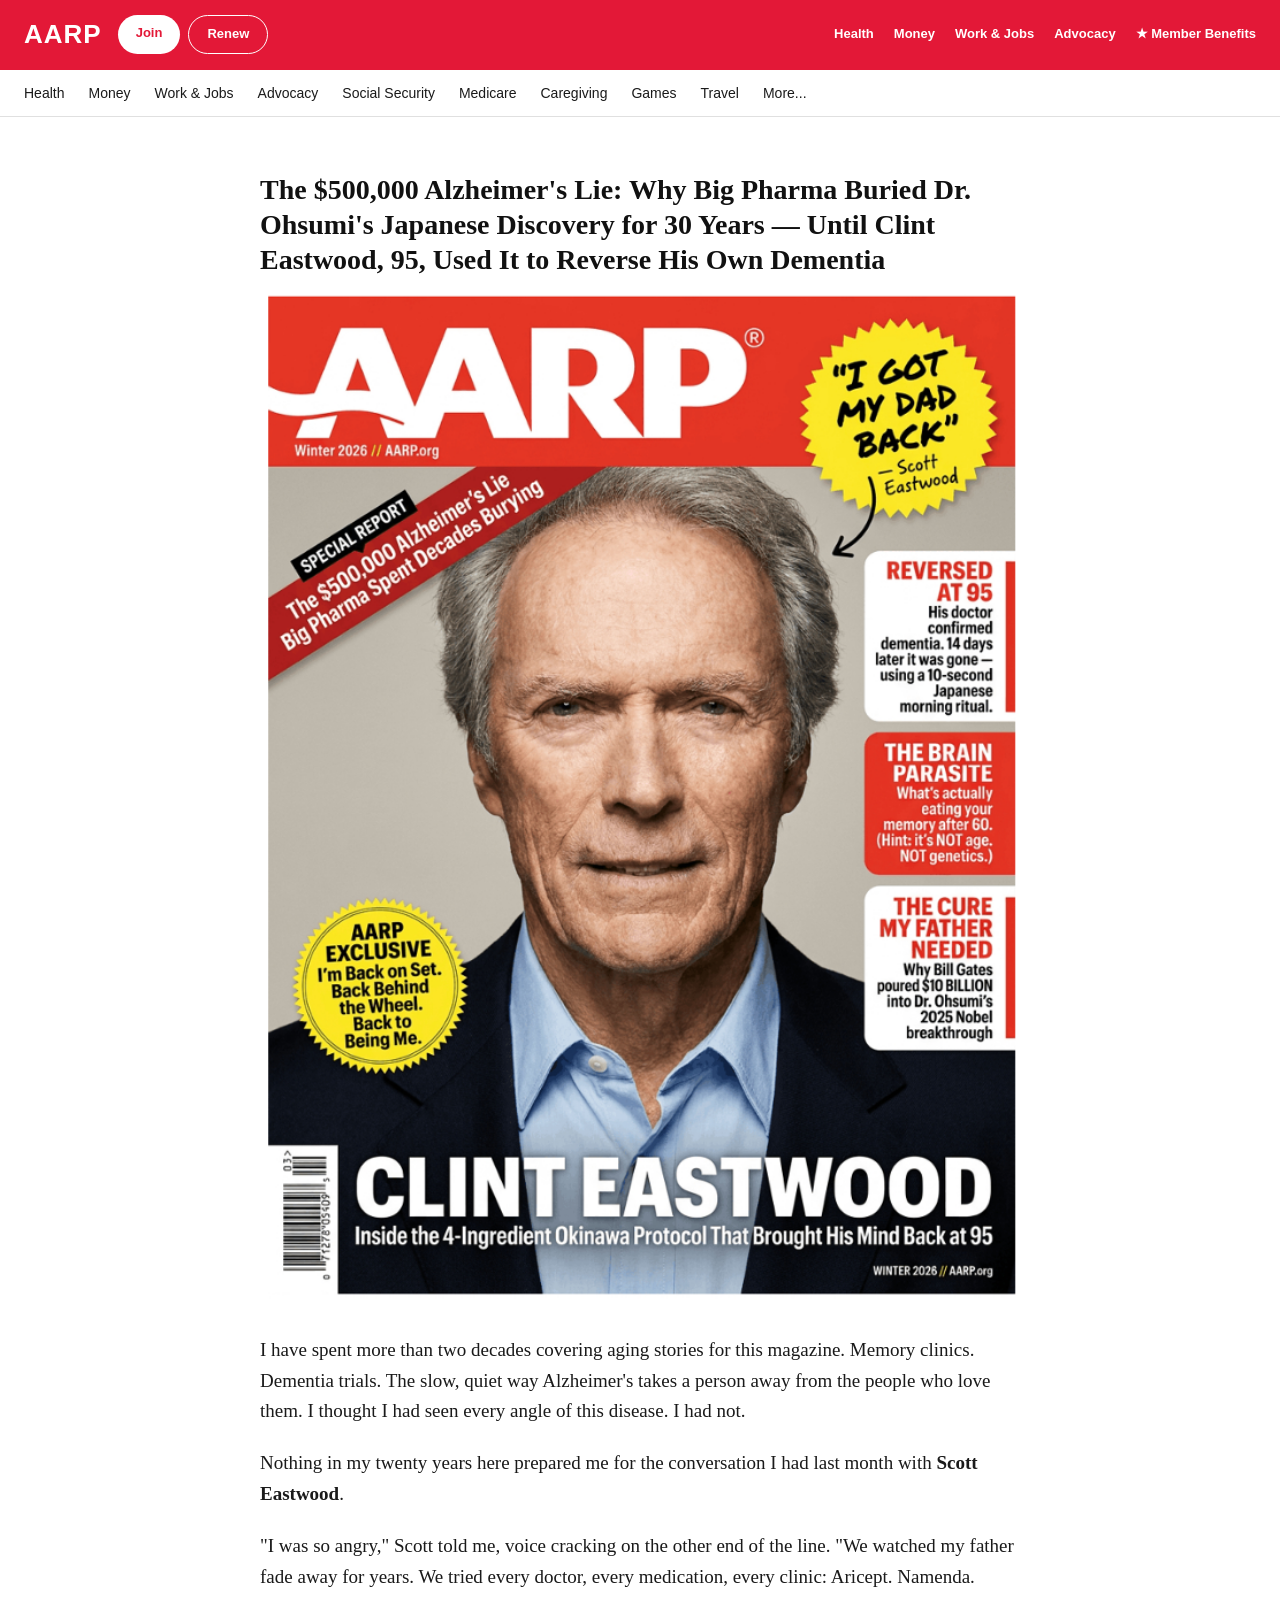
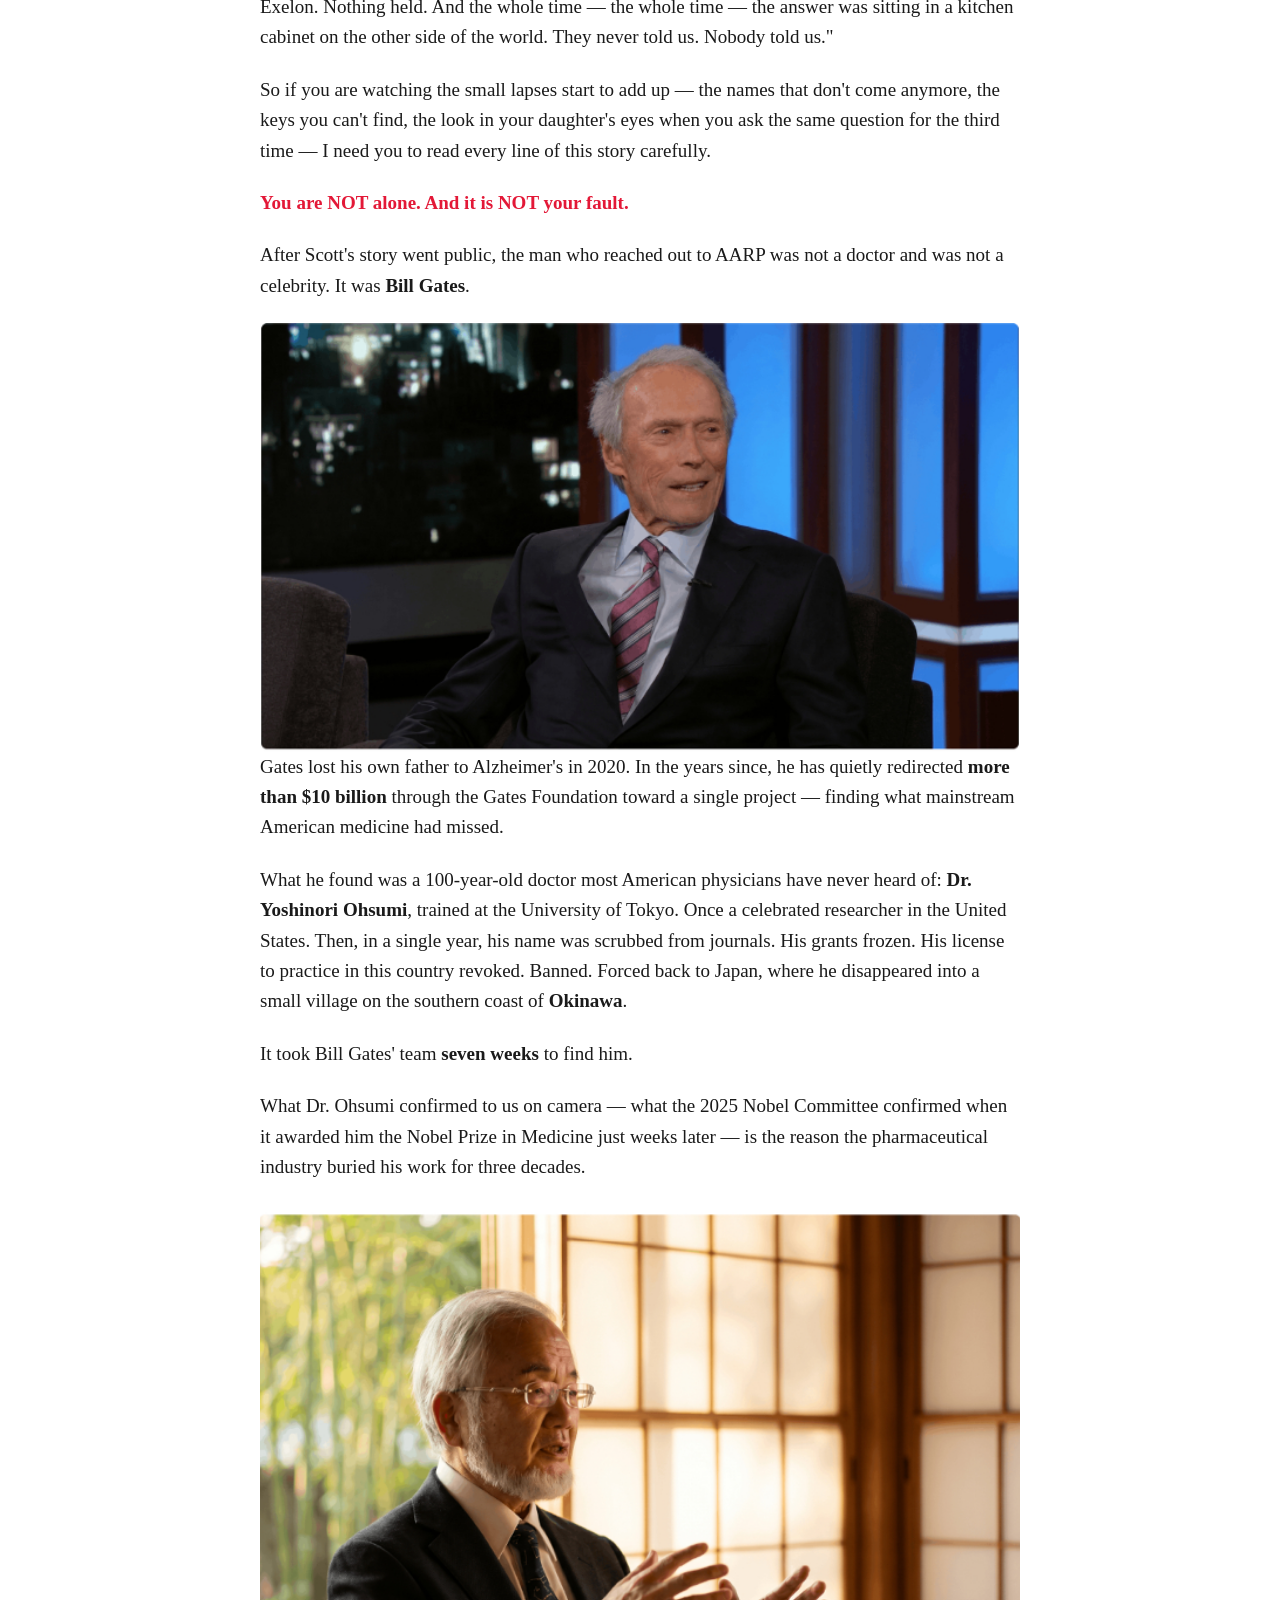
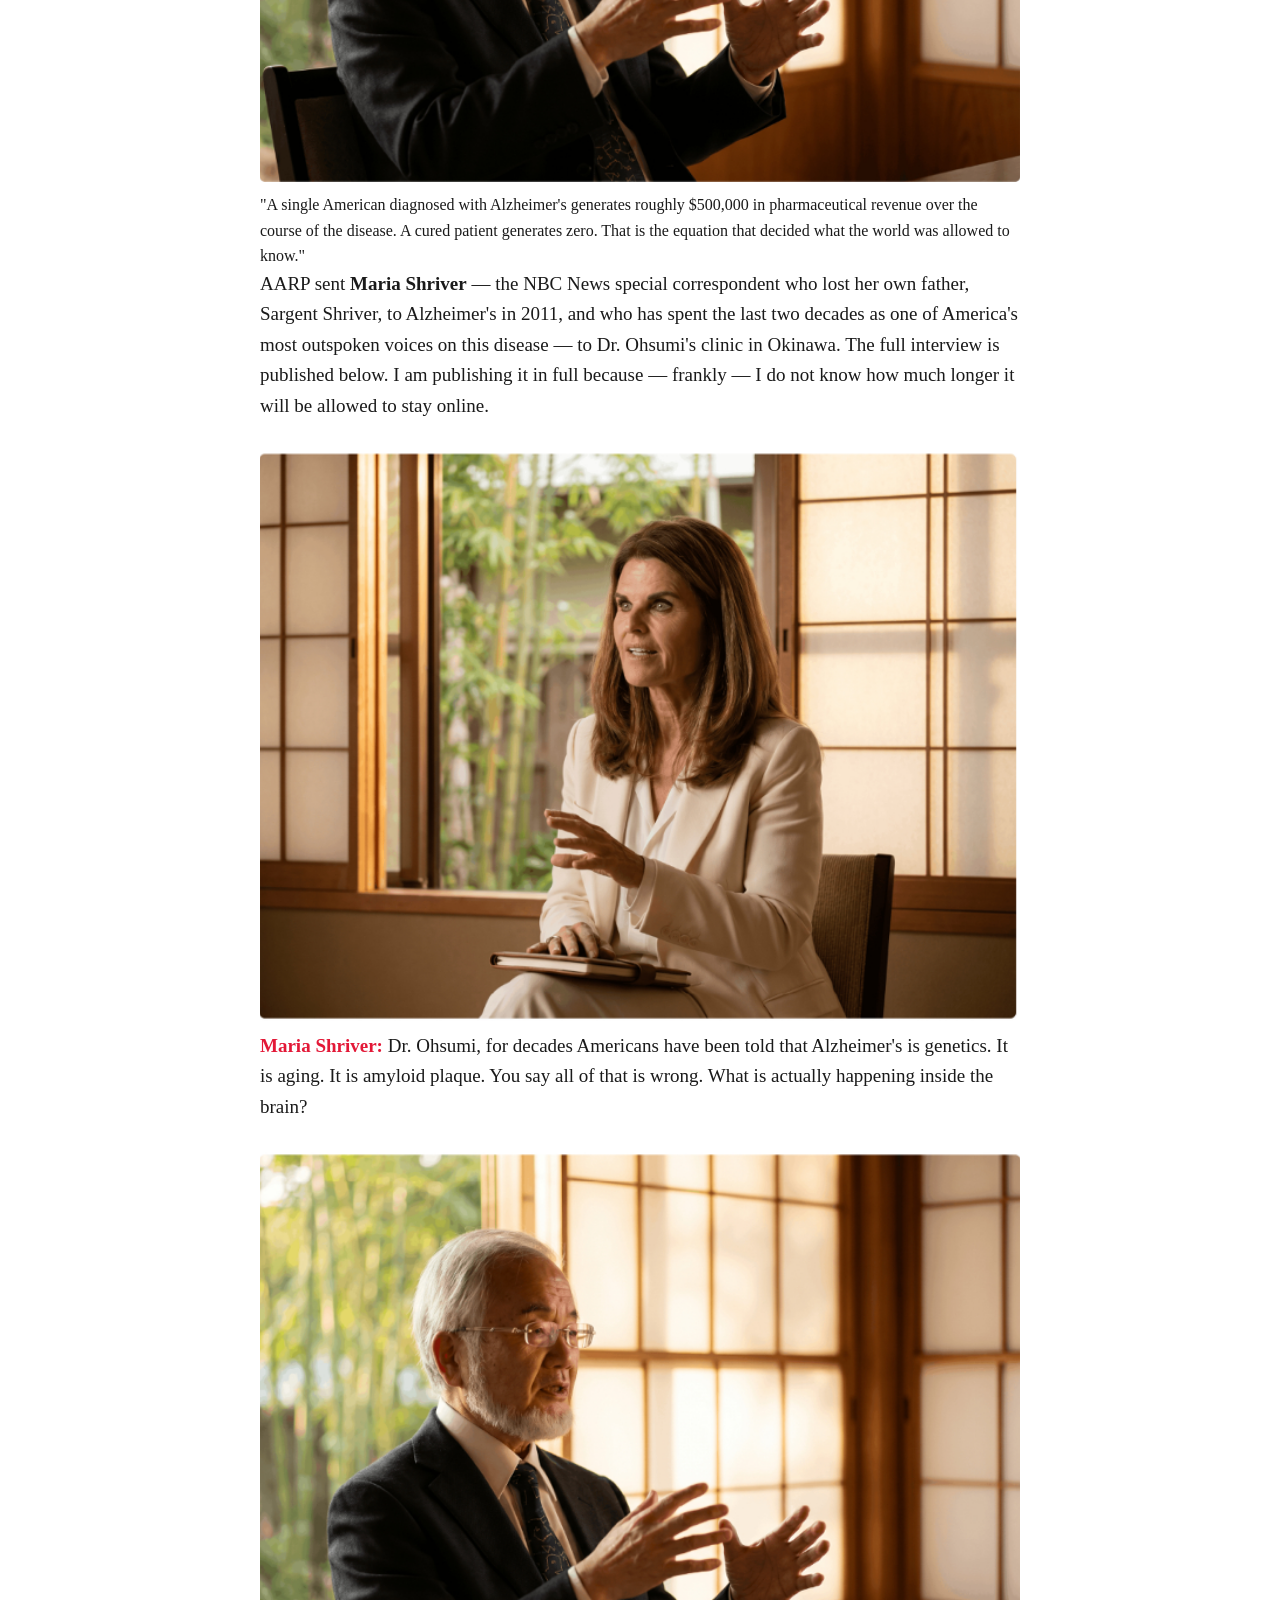
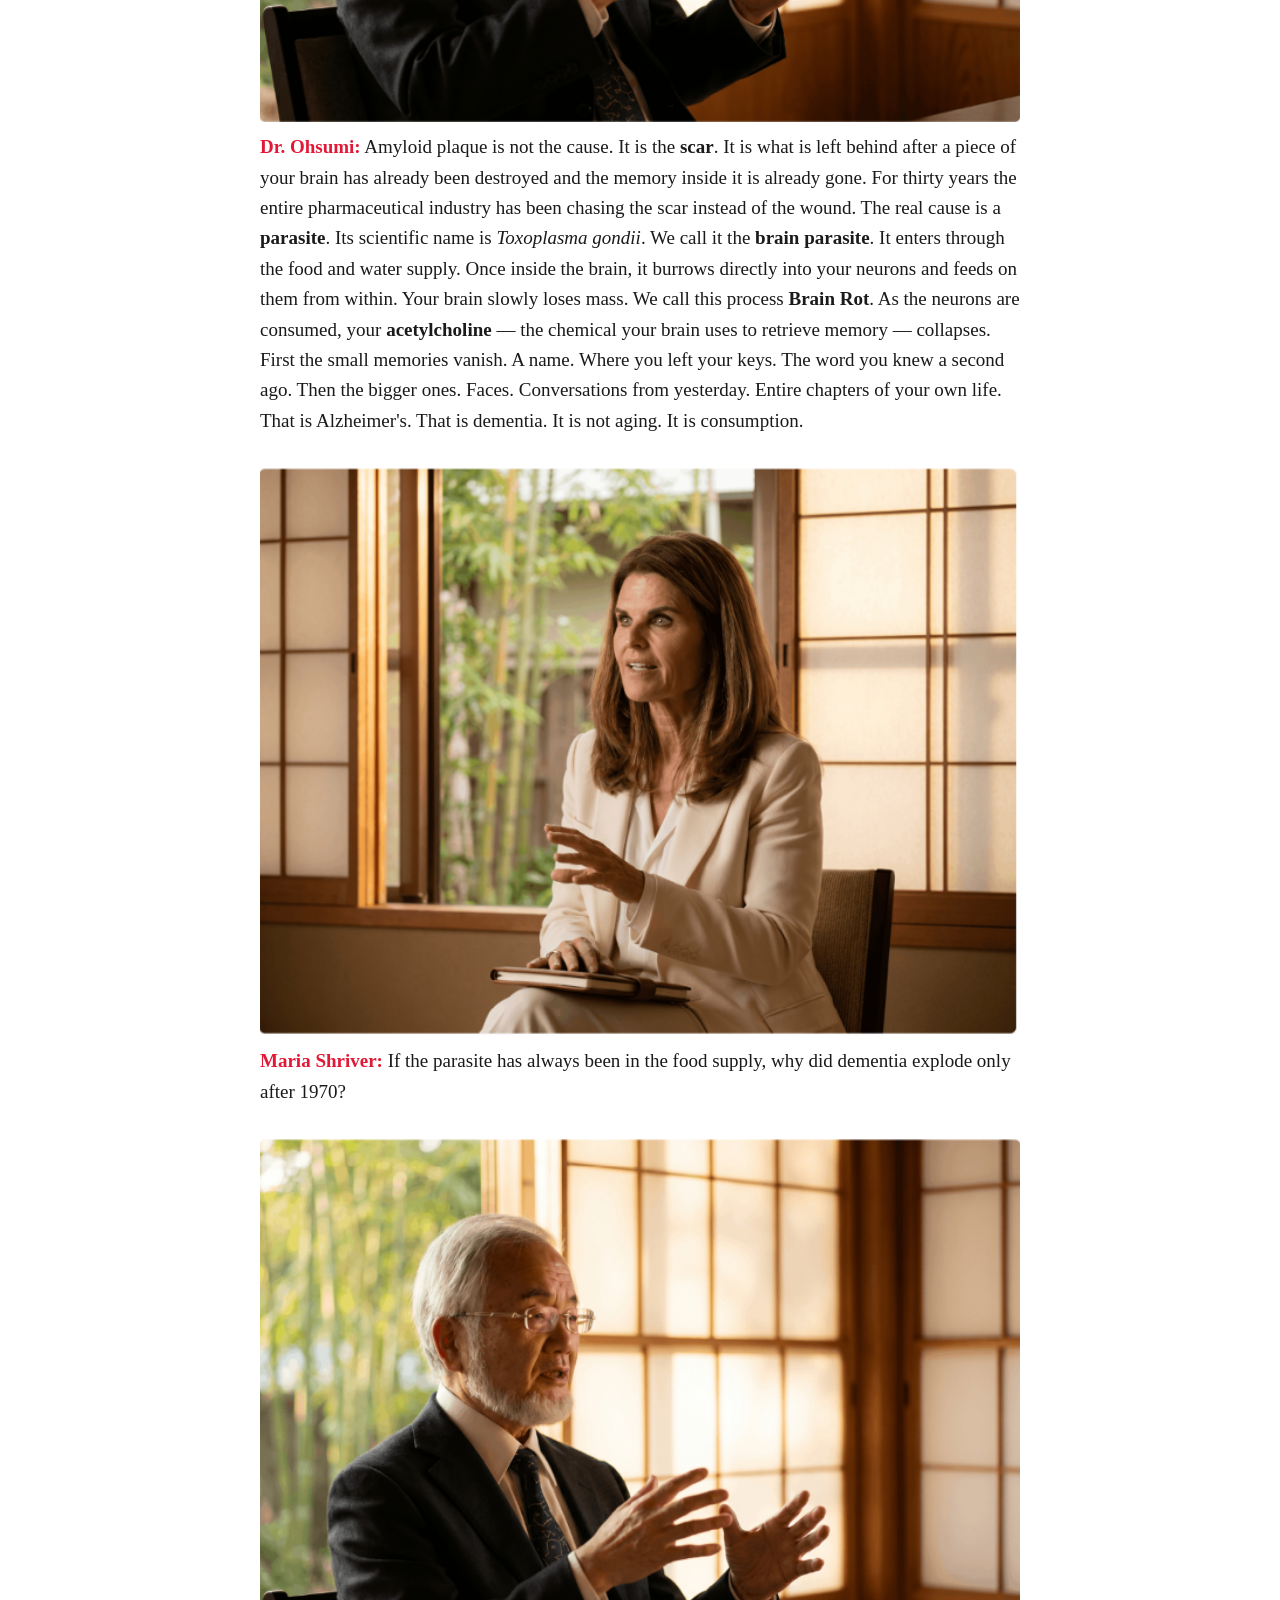
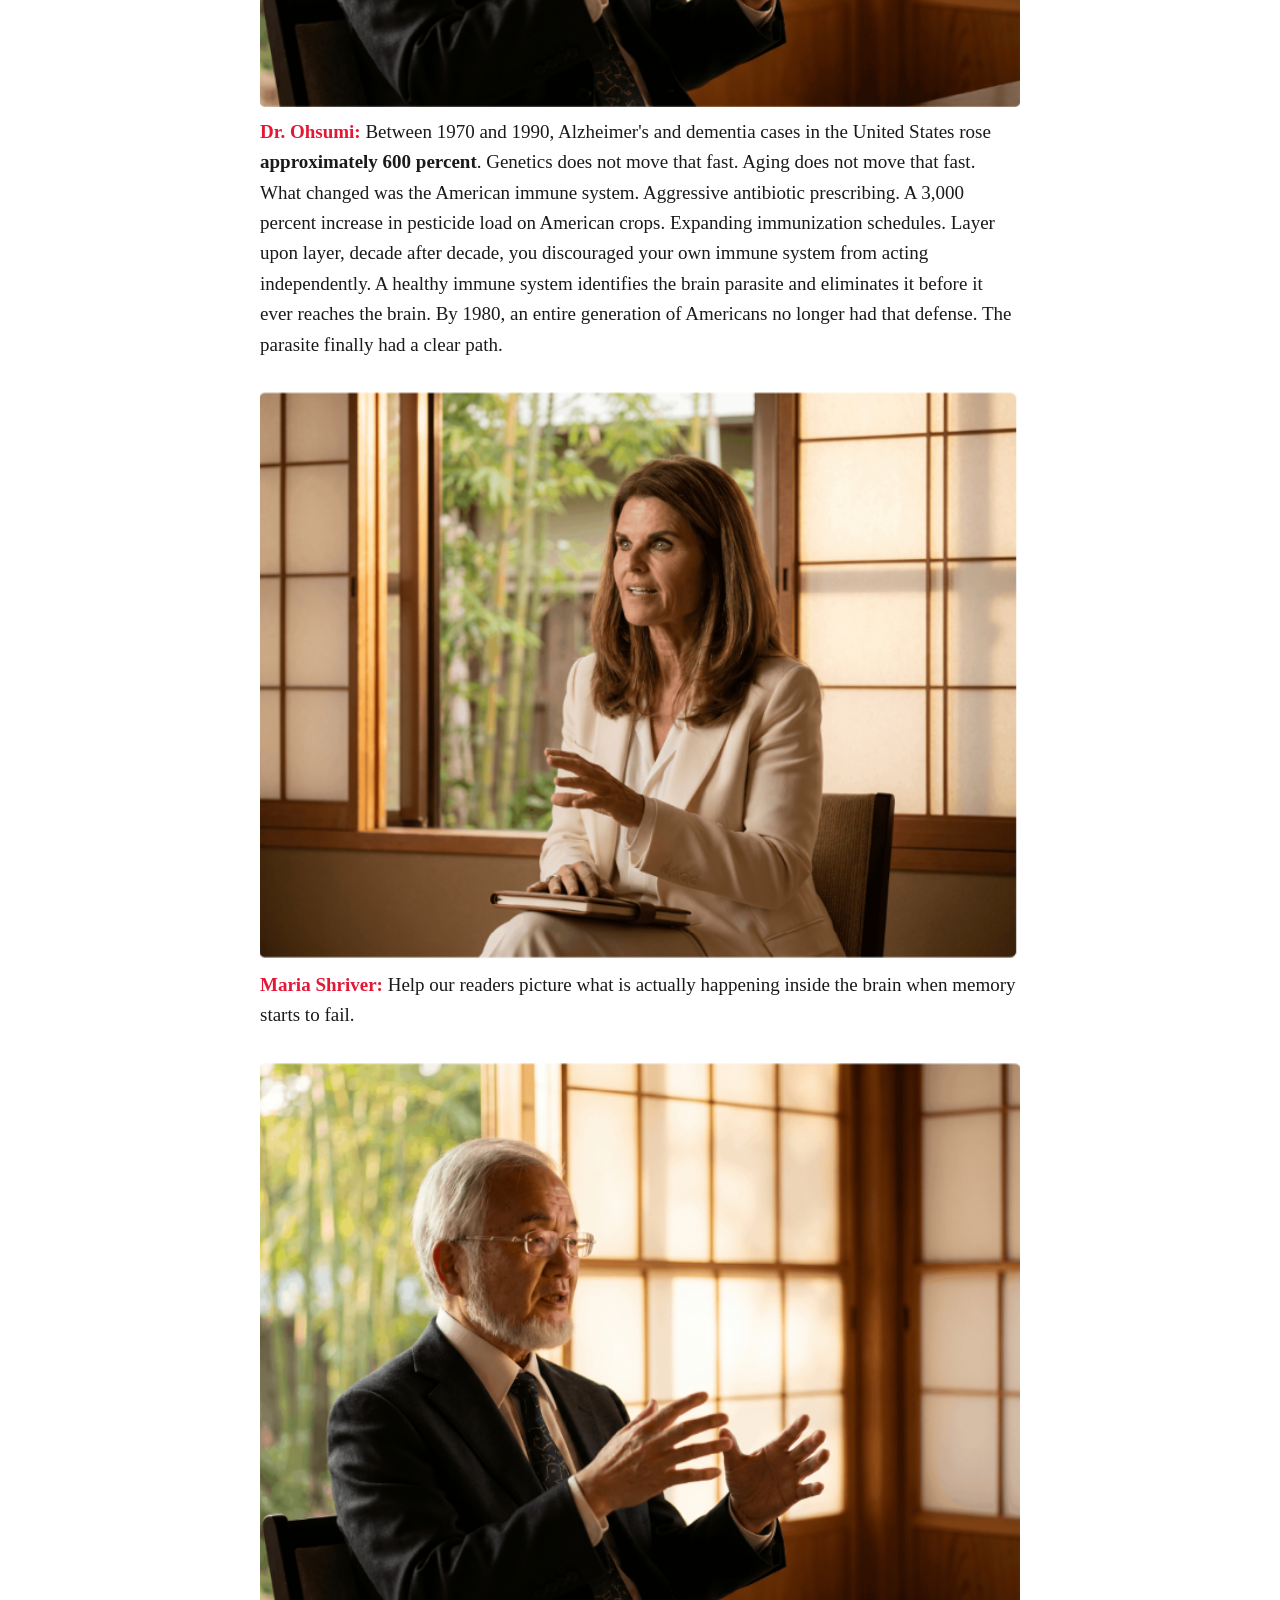
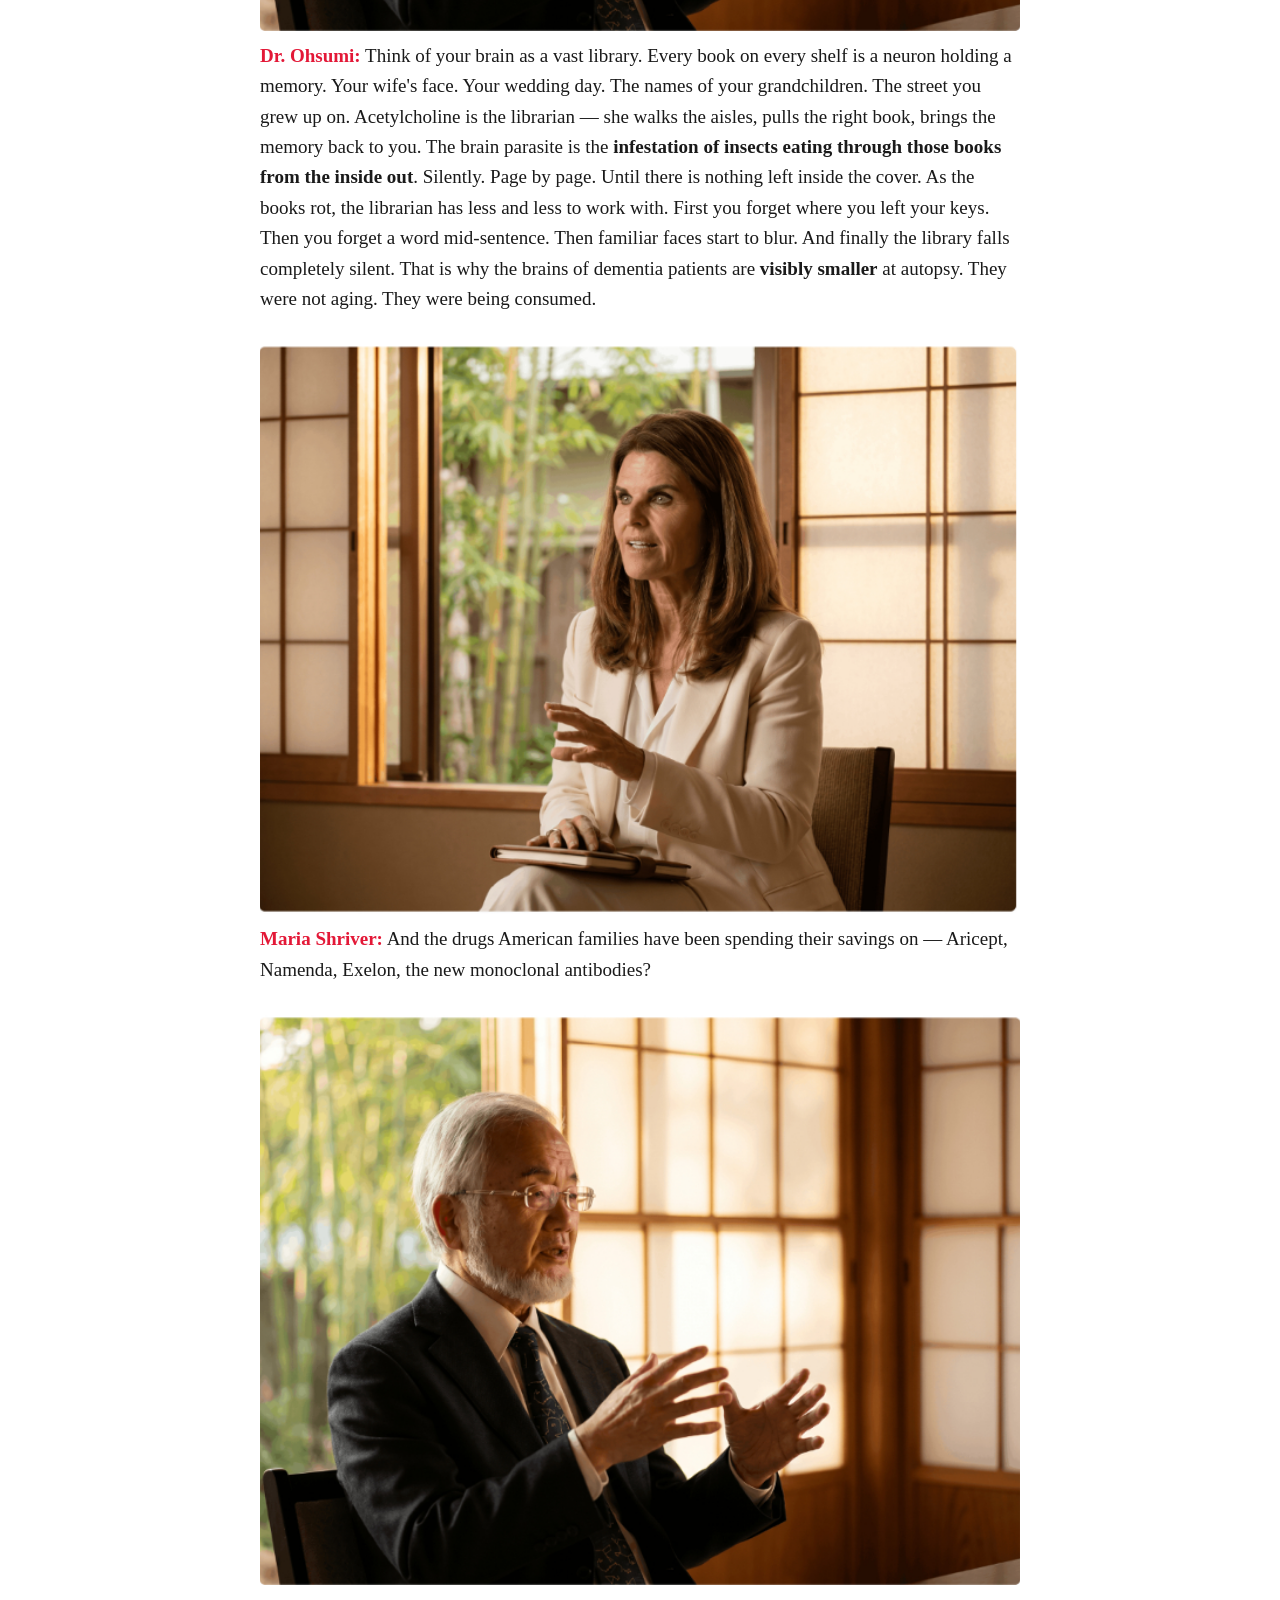
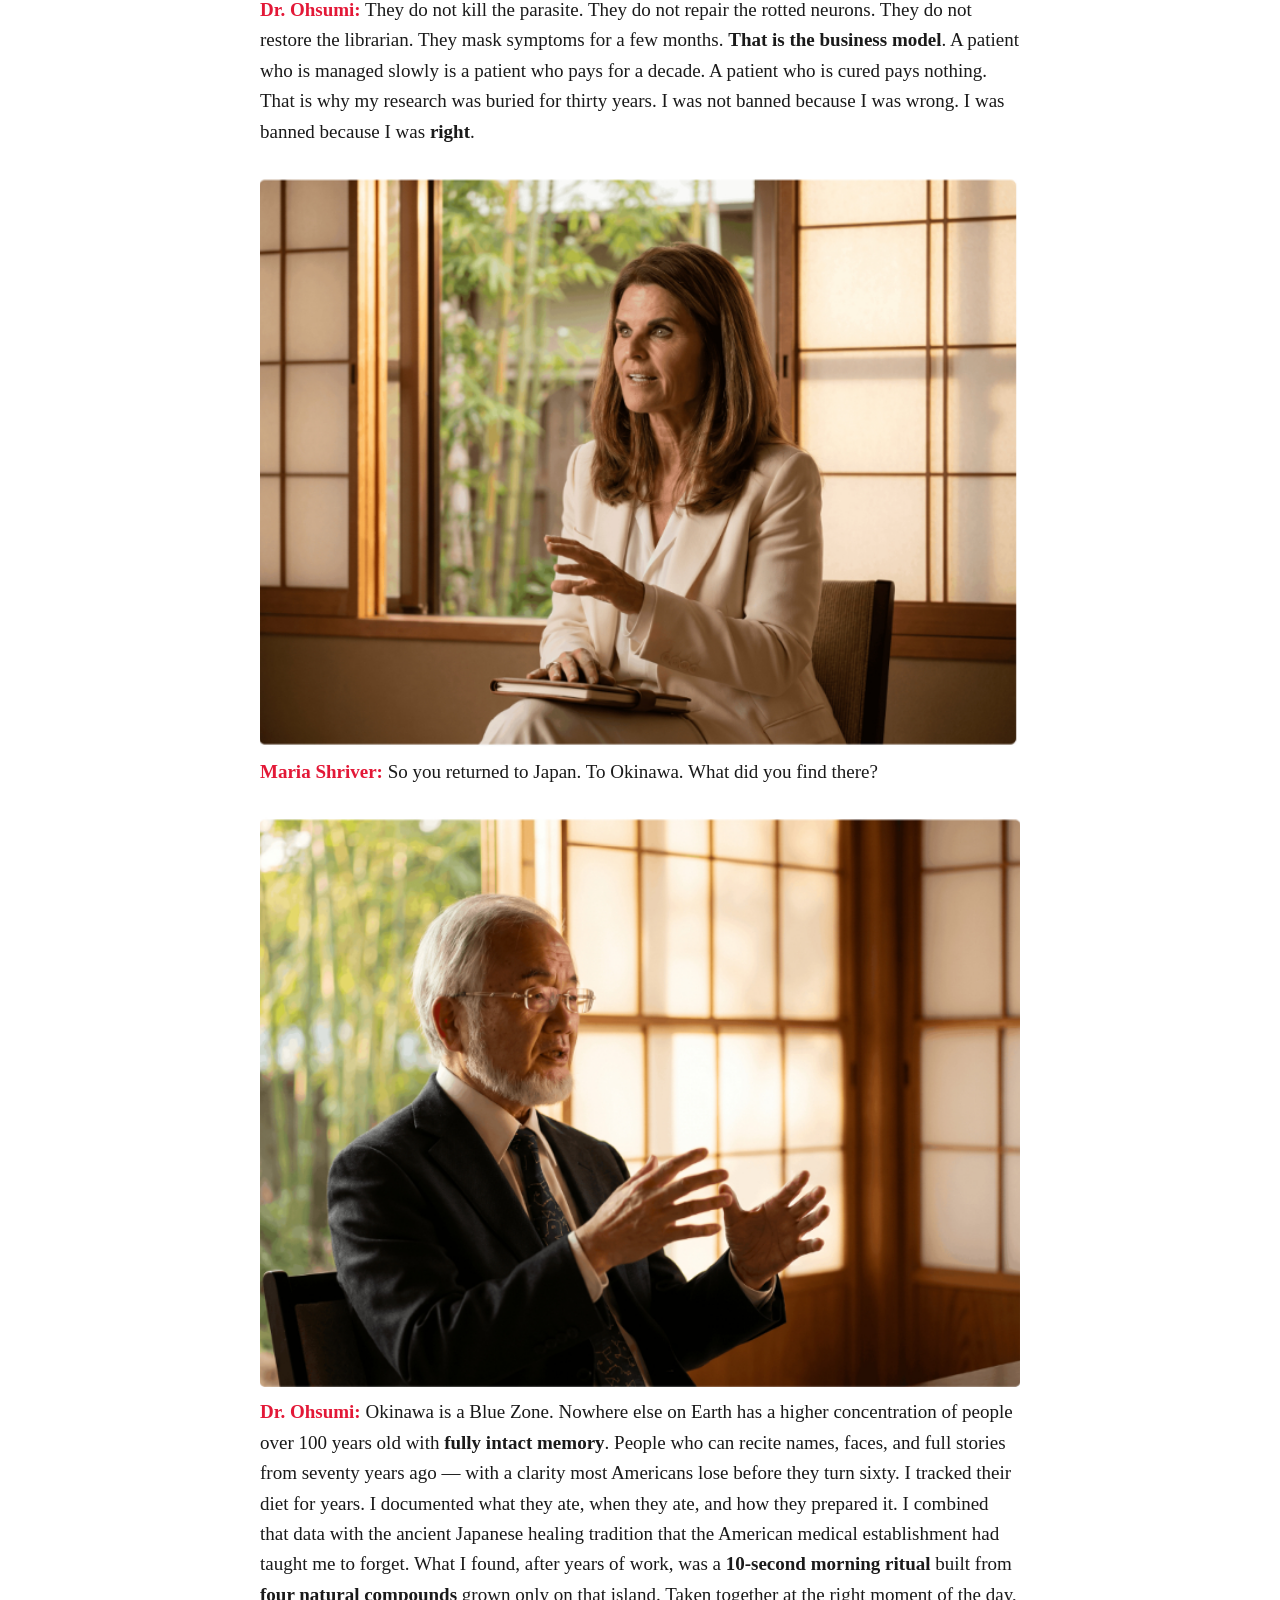
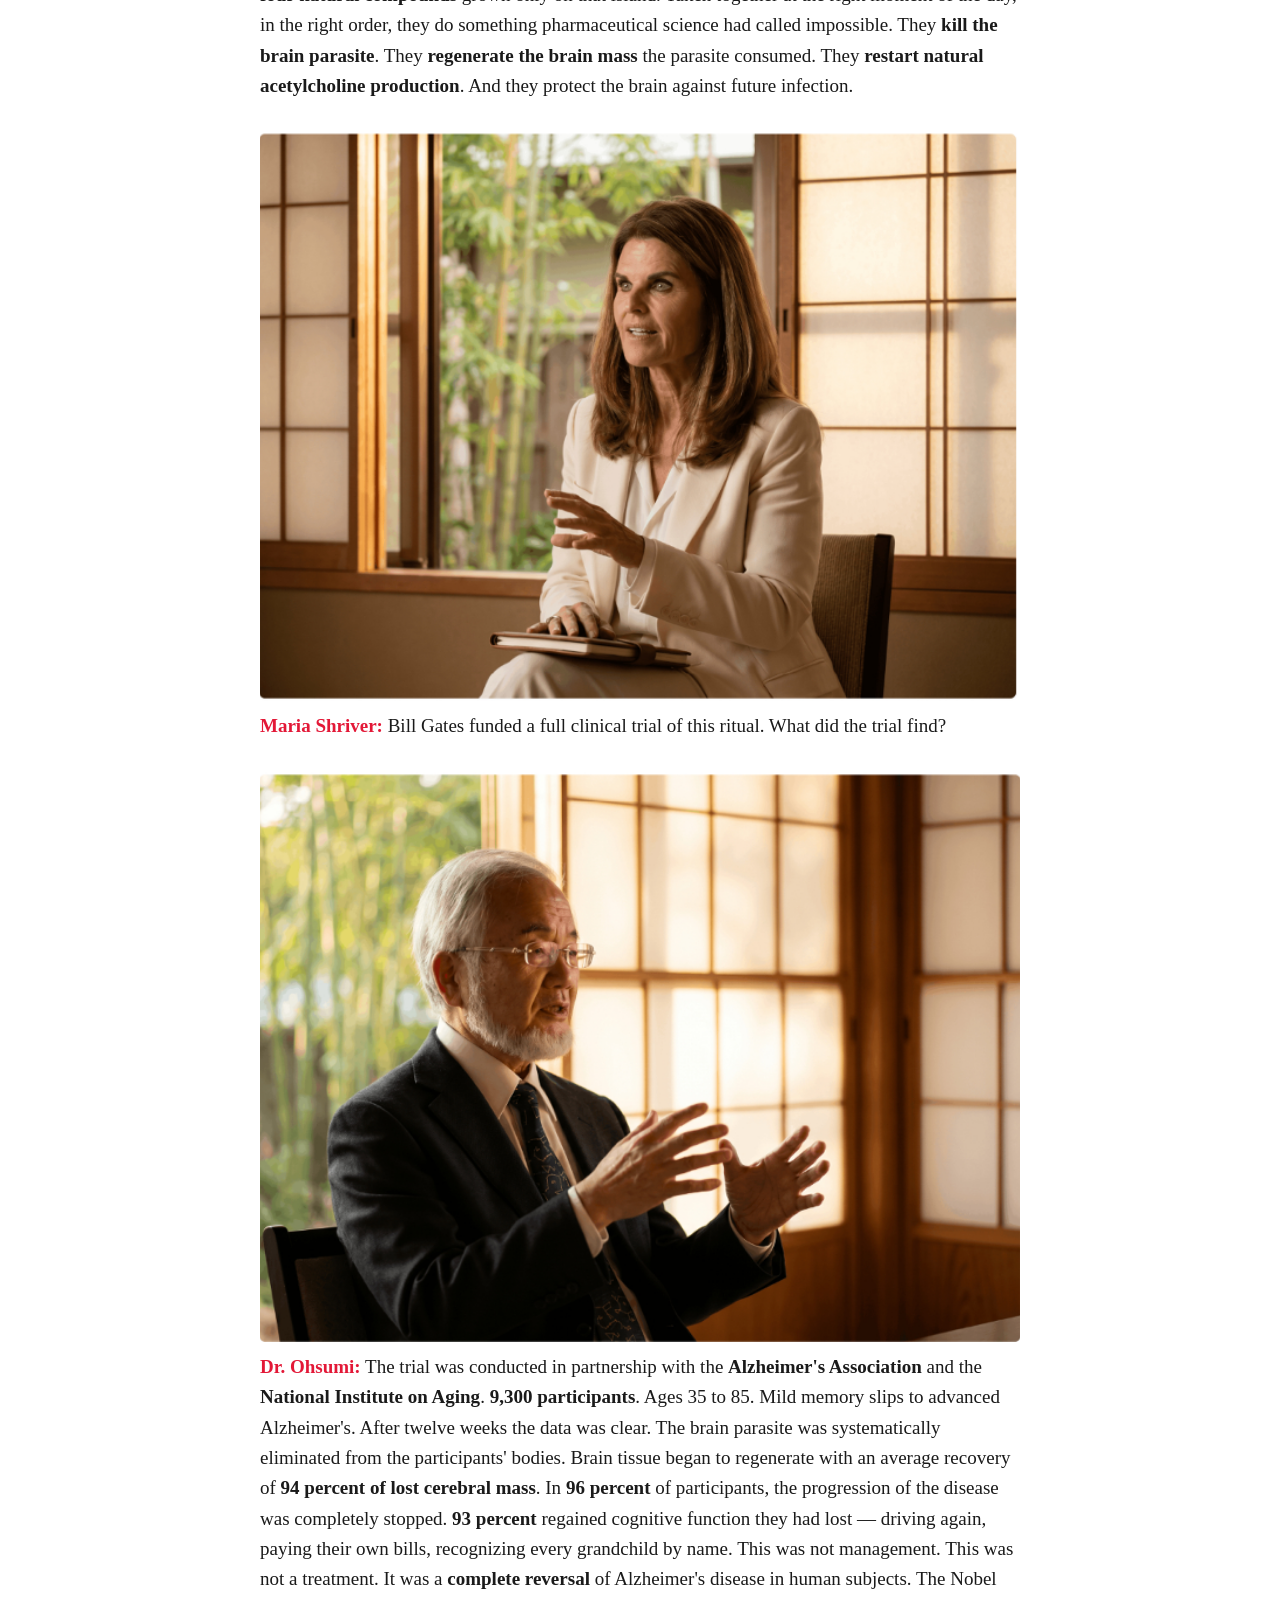
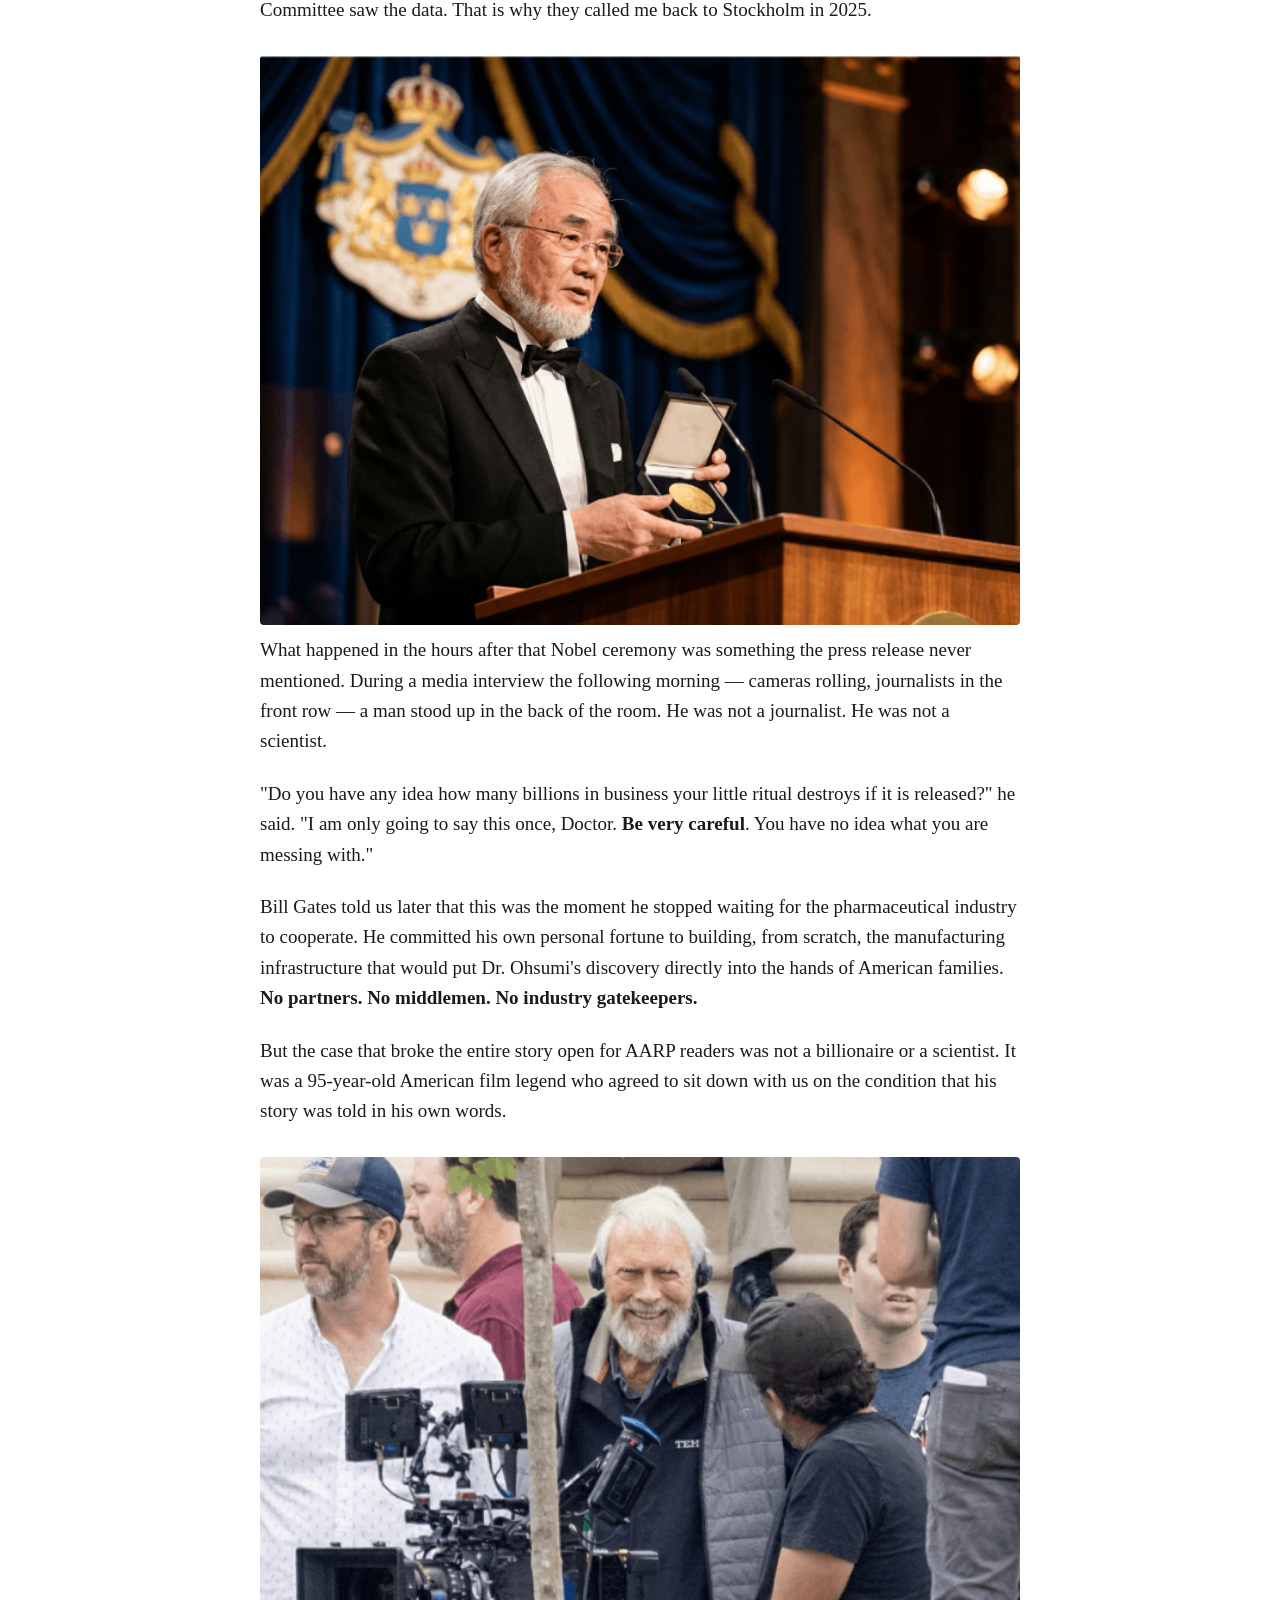
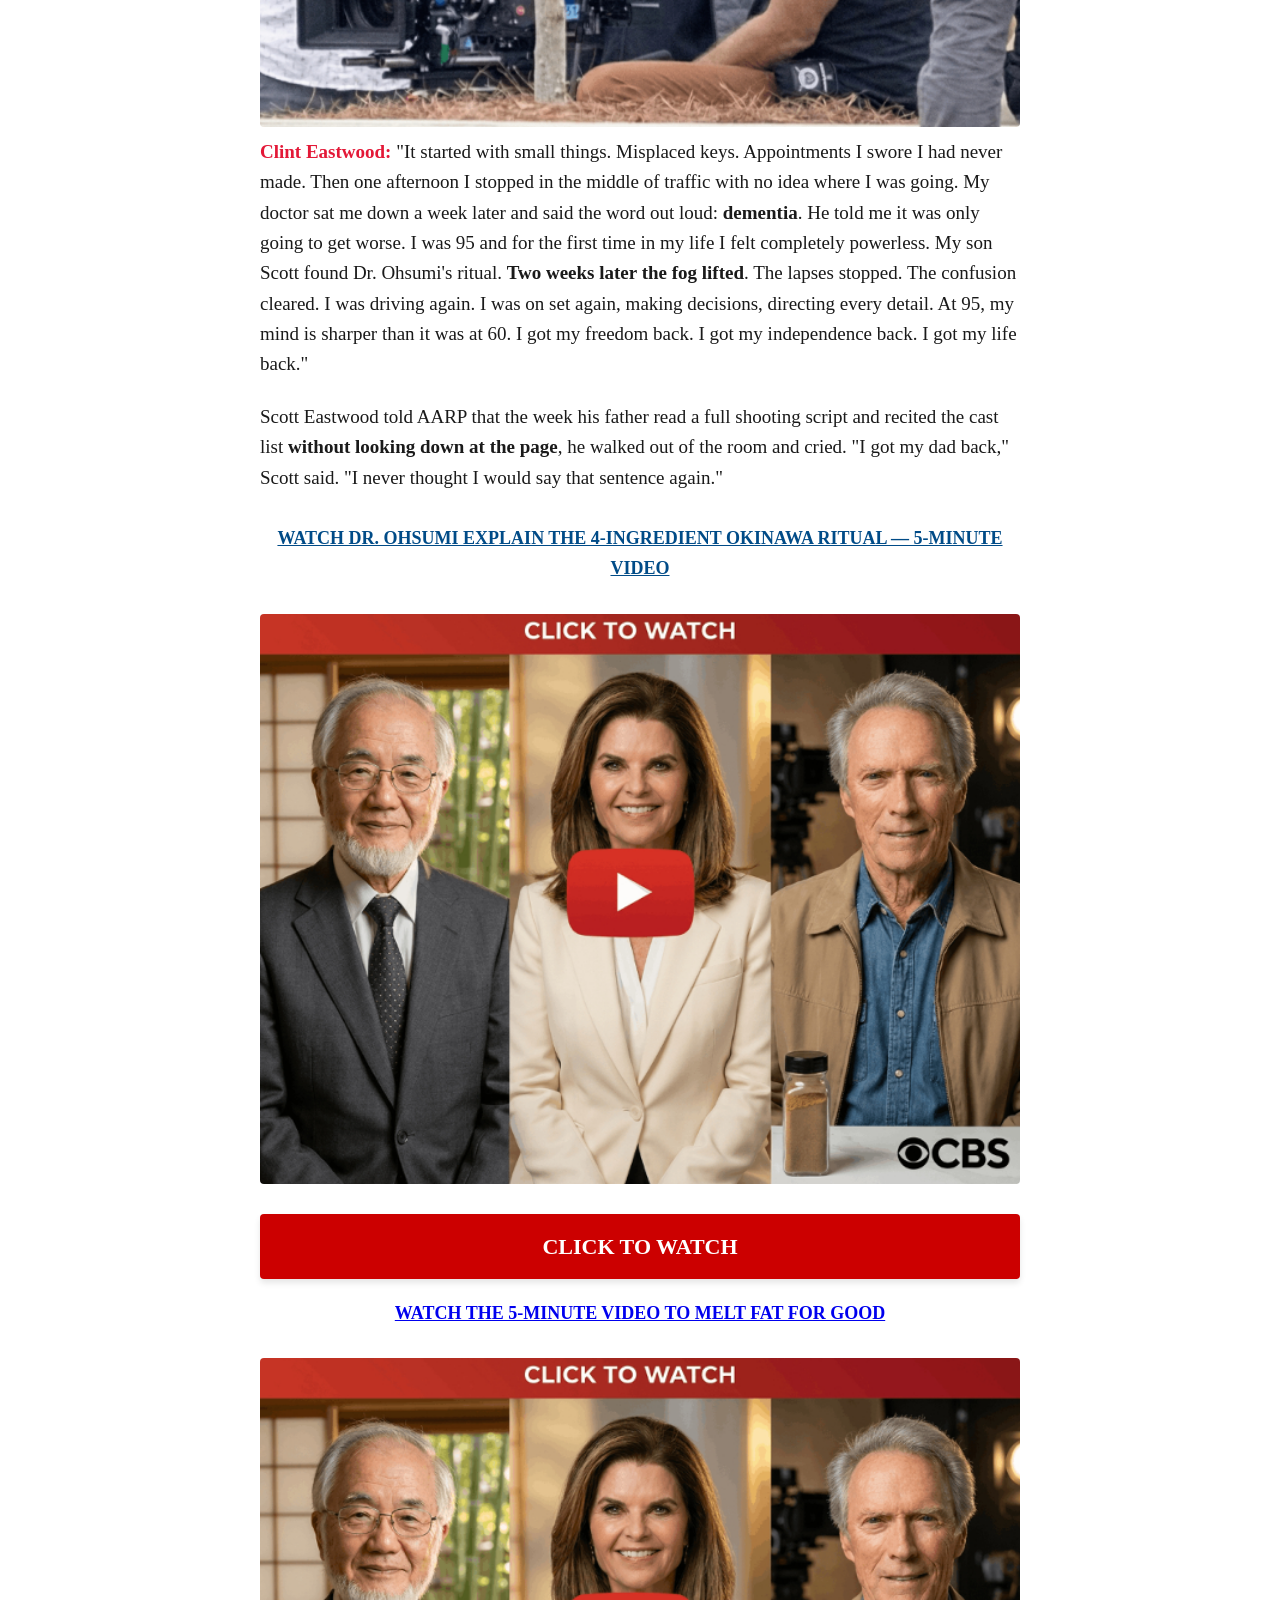
<file: pre/index.html>
<!DOCTYPE html>
<html lang="pt-BR">
<head>
<meta charset="UTF-8">
<meta name="viewport" content="width=device-width, initial-scale=1.0">
<title>AARP Special Report — The $500,000 Alzheimer's Lie</title>
<style>
  :root {
    --brand-color: #e31837;
    --text-color: #1a1a1a;
    --muted: #666;
    --border: #e0e0e0;
    --bg-soft: #f7f7f7;
    --max-width: 800px;
  }
  * { box-sizing: border-box; }
  body {
    margin: 0;
    font-family: Georgia, 'Times New Roman', serif;
    color: var(--text-color);
    line-height: 1.6;
  }
  img {
    max-width: 100%;
    width: 100%;
    display: block;
    object-fit: cover;
    background: var(--bg-soft);
  }
  .page-wrap {
    max-width: 1920px;
    margin: 0 auto;
  }
  /* Proporções exatas das imagens originais */
  .img-cover { aspect-ratio: 3 / 4; border-radius: 4px; }
  .img-interview { aspect-ratio: 4 / 3; border-radius: 4px; }
  .img-testimonial { aspect-ratio: 3 / 2; }
  .img-cta { aspect-ratio: 16 / 9; border-radius: 8px; }

  /* ---------- MASTHEAD / NAV ---------- */
  .masthead {
    background: var(--brand-color);
    color: #fff;
    padding: 14px 24px;
    display: flex;
    align-items: center;
    justify-content: space-between;
    font-family: Arial, sans-serif;
    gap: 20px;
  }
  .masthead .left-group {
    display: flex;
    align-items: center;
    gap: 16px;
  }
  .masthead .logo {
    font-weight: 900;
    font-size: 26px;
    letter-spacing: 1px;
    white-space: nowrap;
  }
  .masthead .pill-actions {
    display: flex;
    gap: 8px;
  }
  .masthead .pill-actions a {
    text-decoration: none;
    padding: 8px 18px;
    border-radius: 20px;
    font-weight: bold;
    font-size: 13px;
    white-space: nowrap;
  }
  .masthead .pill-actions a.pill--solid {
    background: #fff;
    color: var(--brand-color);
  }
  .masthead .pill-actions a.pill--outline {
    background: transparent;
    color: #fff;
    border: 1px solid #fff;
  }
  .masthead .right-links {
    display: flex;
    align-items: center;
    gap: 20px;
    font-size: 13px;
    font-weight: bold;
  }
  .masthead .right-links a {
    color: #fff;
    text-decoration: none;
    white-space: nowrap;
  }
  .subnav {
    display: flex;
    gap: 24px;
    padding: 12px 24px;
    border-bottom: 1px solid var(--border);
    font-family: Arial, sans-serif;
    font-size: 14px;
    overflow-x: auto;
  }
  .subnav a { color: var(--text-color); text-decoration: none; white-space: nowrap; }

  /* ---------- ARTICLE WRAPPER ---------- */
  .article {
    max-width: var(--max-width);
    margin: 0 auto;
    padding: 40px 20px;
  }

  h1.headline {
    font-size: 34px;
    line-height: 1.25;
    margin: 0 0 30px;
    font-weight: 800;
  }

  /* ---------- HERO / "COVER" BLOCK ---------- */
  .hero-cover {
    position: relative;
    margin-bottom: 30px;
  }
  .badge {
    position: absolute;
    font-family: Arial, sans-serif;
    font-weight: bold;
    text-align: center;
    z-index: 2;
  }
  .badge--seal {
    top: 10%;
    left: 5%;
    width: 130px;
    height: 130px;
    border-radius: 50%;
    background: #ffd400;
    color: #111;
    display: flex;
    align-items: center;
    justify-content: center;
    padding: 10px;
    font-size: 12px;
    transform: rotate(-8deg);
    box-shadow: 0 4px 10px rgba(0,0,0,0.3);
  }
  .badge--ribbon {
    top: 0;
    left: 0;
    background: #e31837;
    color: #fff;
    padding: 6px 14px;
    font-size: 12px;
    text-transform: uppercase;
  }
  .badge--callout {
    top: 5%;
    right: 3%;
    width: 160px;
    background: #fff;
    border: 1px solid var(--border);
    padding: 10px;
    font-size: 11px;
    text-align: left;
    box-shadow: 0 4px 10px rgba(0,0,0,0.1);
  }
  .badge--callout strong { display: block; font-size: 13px; color: var(--brand-color); }

  /* ---------- ARTICLE BODY ---------- */
  .article p { font-size: 19px; margin: 0 0 22px; }
  .article p.lede { font-weight: bold; }
  .byline { font-family: Arial, sans-serif; font-size: 13px; color: var(--muted); margin-bottom: 20px; text-transform: uppercase; letter-spacing: 0.5px; }

  /* ---------- PULL QUOTE / STAT CALLOUT ---------- */
  .pull-quote {
    border-left: 4px solid var(--brand-color);
    padding: 4px 0 4px 20px;
    font-size: 22px;
    font-style: italic;
    margin: 30px 0;
    color: #222;
  }
  .stat-callout {
    background: var(--bg-soft);
    border-radius: 8px;
    padding: 24px;
    text-align: center;
    margin: 30px 0;
    font-family: Arial, sans-serif;
  }
  .stat-callout .number {
    font-size: 42px;
    font-weight: 900;
    color: var(--brand-color);
    display: block;
  }

  /* ---------- EXPERT / INTERVIEW BLOCK ---------- */
  .interview-figure { margin: 30px 0 10px; }
  .interview-figure figcaption {
    font-family: Arial, sans-serif;
    font-size: 13px;
    color: var(--muted);
    margin-top: 8px;
  }
  .qa-block { margin-bottom: 22px; }
  .qa-block .q { font-weight: bold; }
  .qa-block .a-label { color: var(--brand-color); font-weight: bold; }

  /* ---------- TESTIMONIAL CARDS ---------- */
  .testimonials {
    display: grid;
    grid-template-columns: repeat(auto-fit, minmax(220px, 1fr));
    gap: 20px;
    margin: 40px 0;
    font-family: Arial, sans-serif;
  }
  .testimonial-card {
    border: 1px solid var(--border);
    border-radius: 8px;
    overflow: hidden;
    background: #fff;
    box-shadow: 0 2px 8px rgba(0,0,0,0.05);
  }
  .testimonial-card .body { padding: 14px; }
  .testimonial-card .name { color: var(--brand-color); font-weight: bold; margin-bottom: 6px; font-size: 16px; }
  .testimonial-card .quote { font-size: 14px; font-style: italic; color: #4b5563; }

  /* ---------- URGÊNCIA / ATENÇÃO ---------- */
  .attention-box {
    background: #fff4f4;
    border: 2px solid var(--brand-color);
    border-radius: 8px;
    padding: 20px;
    margin: 30px 0;
  }
  .attention-box .label {
    color: var(--brand-color);
    font-family: Arial, sans-serif;
    font-weight: 900;
    text-transform: uppercase;
    font-size: 14px;
    display: block;
    margin-bottom: 8px;
  }
  .attention-box p { font-size: 17px; margin-bottom: 12px; }
  .attention-box p:last-child { margin-bottom: 0; }

  /* ---------- CTA SECTION ---------- */
  .cta-section {
    text-align: center;
    margin: 50px 0;
  }
  .img-cta {
    margin-bottom: 20px;
  }
  .cta-button {
    display: inline-block;
    background: var(--brand-color);
    color: #fff;
    font-family: Arial, sans-serif;
    font-weight: bold;
    font-size: 20px;
    padding: 18px 40px;
    border-radius: 8px;
    text-decoration: none;
    box-shadow: 0 4px 12px rgba(227, 24, 55, 0.3);
    text-transform: uppercase;
  }
  .cta-button:hover {
    background: #c0132e;
  }
  .cta-sub {
    font-family: Arial, sans-serif;
    font-size: 13px;
    color: var(--muted);
    margin-top: 10px;
  }

  /* ---------- FAQ ---------- */
  .faq { margin: 40px 0; font-family: Arial, sans-serif; }
  .faq h2 { color: var(--brand-color); font-size: 24px; margin-bottom: 20px; font-weight: 800; }
  .faq-item { border-bottom: 1px solid var(--border); padding: 16px 0; }
  .faq-item .question { font-weight: bold; font-size: 16px; margin: 0 0 8px; color: #111; }
  .faq-item .answer { font-size: 15px; color: #333; margin: 0; line-height: 1.5; }

  /* ---------- FOOTER ---------- */
  footer {
    border-top: 4px solid var(--brand-color);
    margin-top: 60px;
    padding: 40px 24px;
    font-family: Arial, sans-serif;
    font-size: 13px;
    color: var(--muted);
    background: #1f2937;
  }
  .footer-inner { max-width: 1100px; margin: 0 auto; color: #9ca3af; }
  .footer-top {
    display: flex;
    justify-content: space-between;
    align-items: center;
    margin-bottom: 24px;
  }
  .footer-cols {
    display: grid;
    grid-template-columns: repeat(auto-fit, minmax(160px, 1fr));
    gap: 20px;
    margin-bottom: 24px;
  }
  .footer-cols h4 { font-size: 12px; text-transform: uppercase; margin-bottom: 10px; color: #fff; }
  .footer-cols a { display: block; color: #9ca3af; text-decoration: none; margin-bottom: 6px; }
  .footer-disclaimer { border-top: 1px solid #374151; padding-top: 16px; font-size: 12px; line-height: 1.5; }

  /* ================= RESPONSIVO ================= */
  @media (max-width: 700px) {
    .masthead {
      flex-wrap: wrap;
      padding: 12px 16px;
    }
    .masthead .left-group {
      flex-wrap: wrap;
      gap: 10px;
    }
    .masthead .logo { font-size: 18px; }
    .masthead .pill-actions a { padding: 7px 14px; font-size: 12px; }
    .masthead .right-links {
      width: 100%;
      justify-content: flex-start;
      gap: 14px;
      font-size: 12px;
      overflow-x: auto;
    }
    .subnav {
      padding: 10px 16px;
      gap: 16px;
      font-size: 13px;
    }
    .article { padding: 24px 16px; }
    h1.headline { font-size: 24px; margin-bottom: 20px; }
    .article p { font-size: 17px; }
    .pull-quote { font-size: 18px; }
    .badge--seal {
      width: 90px;
      height: 90px;
      font-size: 10px;
      top: 6%;
      left: 4%;
    }
    .badge--callout {
      width: 120px;
      font-size: 10px;
      padding: 8px;
    }
    .badge--ribbon { font-size: 10px; padding: 5px 10px; }
    .stat-callout .number { font-size: 32px; }
    .cta-button { width: 100%; font-size: 17px; padding: 16px 20px; text-align: center; }
    .footer-top { flex-direction: column; align-items: flex-start; gap: 14px; }
  }
</style>
</head>
<body>
<div class="page-wrap">

  <!-- ================= MASTHEAD ================= -->
  <header class="masthead">
    <div class="left-group">
      <div class="logo">AARP</div>
      <div class="pill-actions">
        <a href="https://aaqex.ttrk.io/preclick" class="pill--solid">Join</a>
        <a href="https://aaqex.ttrk.io/preclick" class="pill--outline">Renew</a>
      </div>
    </div>
    <div class="right-links">
      <a href="https://aaqex.ttrk.io/preclick">Health</a>
      <a href="https://aaqex.ttrk.io/preclick">Money</a>
      <a href="https://aaqex.ttrk.io/preclick">Work & Jobs</a>
      <a href="https://aaqex.ttrk.io/preclick">Advocacy</a>
      <a href="https://aaqex.ttrk.io/preclick">★ Member Benefits</a>
    </div>
  </header>
  <nav class="subnav">
    <a href="https://aaqex.ttrk.io/preclick">Health</a>
    <a href="https://aaqex.ttrk.io/preclick">Money</a>
    <a href="https://aaqex.ttrk.io/preclick">Work & Jobs</a>
    <a href="https://aaqex.ttrk.io/preclick">Advocacy</a>
    <a href="https://aaqex.ttrk.io/preclick">Social Security</a>
    <a href="https://aaqex.ttrk.io/preclick">Medicare</a>
    <a href="https://aaqex.ttrk.io/preclick">Caregiving</a>
    <a href="https://aaqex.ttrk.io/preclick">Games</a>
    <a href="https://aaqex.ttrk.io/preclick">Travel</a>
    <a href="https://aaqex.ttrk.io/preclick">More...</a>
  </nav>

  <main class="article">

    <h1 style="font-family: Georgia, serif; font-size: 28px; line-height: 1.25; font-weight: bold; color: #111111; margin: 15px 0; word-break: break-word;">
    The $500,000 Alzheimer's Lie: Why Big Pharma Buried Dr. Ohsumi's Japanese Discovery for 30 Years — Until Clint Eastwood, 95, Used It to Reverse His Own Dementia
</h1>

    <!-- ================= HERO / CAPA ================= -->
    <div class="hero-cover">
     <a href="https://aaqex.ttrk.io/preclick"> <img src="image/image1.png" alt="AARP Magazine Cover featuring Clint Eastwood" class="img-cover"></a>
    </div>

    <!-- ================= ABERTURA DO ARTIGO ================= -->
    <p>I have spent more than two decades covering aging stories for this magazine. Memory clinics. Dementia trials. The slow, quiet way Alzheimer's takes a person away from the people who love them. I thought I had seen every angle of this disease. I had not.</p>
    
    <p>Nothing in my twenty years here prepared me for the conversation I had last month with <strong>Scott Eastwood</strong>.</p>

    <p>"I was so angry," Scott told me, voice cracking on the other end of the line. "We watched my father fade away for years. We tried every doctor, every medication, every clinic: Aricept. Namenda. Exelon. Nothing held. And the whole time — the whole time — the answer was sitting in a kitchen cabinet on the other side of the world. They never told us. Nobody told us."</p>

    <p>So if you are watching the small lapses start to add up — the names that don't come anymore, the keys you can't find, the look in your daughter's eyes when you ask the same question for the third time — I need you to read every line of this story carefully.</p>

    <p><span style="color: #e31837; font-weight: bold;">You are NOT alone. And it is NOT your fault.</span></p>

    <p>After Scott's story went public, the man who reached out to AARP was not a doctor and was not a celebrity. It was <strong>Bill Gates</strong>.</p>

    <!-- ================= DESTAQUE / ESTATÍSTICA ================= -->
    <div class="">
    <a href="https://aaqex.ttrk.io/preclick"> <img src="image/image2.png" alt="AARP Magazine Cover featuring Clint Eastwood" ></a>
    </div>

   <p>Gates lost his own father to Alzheimer's in 2020. In the years since, he has quietly redirected <strong>more than $10 billion</strong> through the Gates Foundation toward a single project — finding what mainstream American medicine had missed.</p>

    <p>What he found was a 100-year-old doctor most American physicians have never heard of: <strong>Dr. Yoshinori Ohsumi</strong>, trained at the University of Tokyo. Once a celebrated researcher in the United States. Then, in a single year, his name was scrubbed from journals. His grants frozen. His license to practice in this country revoked. Banned. Forced back to Japan, where he disappeared into a small village on the southern coast of <strong>Okinawa</strong>.</p>

    <p>It took Bill Gates' team <strong>seven weeks</strong> to find him.</p>

    <p>What Dr. Ohsumi confirmed to us on camera — what the 2025 Nobel Committee confirmed when it awarded him the Nobel Prize in Medicine just weeks later — is the reason the pharmaceutical industry buried his work for three decades.</p>

    <!-- ================= BLOCO DE ENTREVISTA / ESPECIALISTA ================= -->
    <figure class="interview-figure">
      <a href="https://aaqex.ttrk.io/preclick"><img src="image/image3.png" alt="Dr. Yoshinori Ohsumi and Maria Shriver interview" class="img-interview"></a>
      <figcaption></figcaption>
    </figure>

   <div class="quote-box">
        "A single American diagnosed with Alzheimer's generates roughly $500,000 in pharmaceutical revenue over the course of the disease. A cured patient generates zero. That is the equation that decided what the world was allowed to know."
    </div>

    <p>AARP sent <strong>Maria Shriver</strong> — the NBC News special correspondent who lost her own father, Sargent Shriver, to Alzheimer's in 2011, and who has spent the last two decades as one of America's most outspoken voices on this disease — to Dr. Ohsumi's clinic in Okinawa. The full interview is published below. I am publishing it in full because — frankly — I do not know how much longer it will be allowed to stay online.</p>
    <figure class="interview-figure">
     <a href="https://aaqex.ttrk.io/preclick"><img src="image/image4.png" alt="Dr. Yoshinori Ohsumi and Maria Shriver interview" class="img-interview"></a>
      <figcaption></figcaption>
    </figure>

    <p><span style="color: #e31837; font-weight: bold;">Maria Shriver:</span> Dr. Ohsumi, for decades Americans have been told that Alzheimer's is genetics. It is aging. It is amyloid plaque. You say all of that is wrong. What is actually happening inside the brain?</p>
    
    <figure class="interview-figure">
    <a href="https://aaqex.ttrk.io/preclick"> <img src="image/image3.png" alt="Dr. Yoshinori Ohsumi and Maria Shriver interview" class="img-interview"></a>
      <figcaption></figcaption>
    </figure>

    <p><span style="color: #e31837; font-weight: bold;">Dr. Ohsumi:</span> Amyloid plaque is not the cause. It is the <strong>scar</strong>. It is what is left behind after a piece of your brain has already been destroyed and the memory inside it is already gone. For thirty years the entire pharmaceutical industry has been chasing the scar instead of the wound. The real cause is a <strong>parasite</strong>. Its scientific name is <em>Toxoplasma gondii</em>. We call it the <strong>brain parasite</strong>. It enters through the food and water supply. Once inside the brain, it burrows directly into your neurons and feeds on them from within. Your brain slowly loses mass. We call this process <strong>Brain Rot</strong>. As the neurons are consumed, your <strong>acetylcholine</strong> — the chemical your brain uses to retrieve memory — collapses. First the small memories vanish. A name. Where you left your keys. The word you knew a second ago. Then the bigger ones. Faces. Conversations from yesterday. Entire chapters of your own life. That is Alzheimer's. That is dementia. It is not aging. It is consumption.</p>
    
    <figure class="interview-figure">
    <a href="https://aaqex.ttrk.io/preclick">  <img src="image/image4.png" alt="Dr. Yoshinori Ohsumi and Maria Shriver interview" class="img-interview"></a>
      <figcaption></figcaption>
    </figure>

    <p><span style="color: #e31837; font-weight: bold;">Maria Shriver:</span> If the parasite has always been in the food supply, why did dementia explode only after 1970?</p>

    <figure class="interview-figure">
    <a href="https://aaqex.ttrk.io/preclick">  <img src="image/image3.png" alt="Dr. Yoshinori Ohsumi and Maria Shriver interview" class="img-interview"></a>
      <figcaption></figcaption>
    </figure>

    <p><span style="color: #e31837; font-weight: bold;">Dr. Ohsumi:</span> Between 1970 and 1990, Alzheimer's and dementia cases in the United States rose <strong>approximately 600 percent</strong>. Genetics does not move that fast. Aging does not move that fast. What changed was the American immune system. Aggressive antibiotic prescribing. A 3,000 percent increase in pesticide load on American crops. Expanding immunization schedules. Layer upon layer, decade after decade, you discouraged your own immune system from acting independently. A healthy immune system identifies the brain parasite and eliminates it before it ever reaches the brain. By 1980, an entire generation of Americans no longer had that defense. The parasite finally had a clear path.</p>

    <figure class="interview-figure">
    <a href="https://aaqex.ttrk.io/preclick"> <img src="image/image4.png" alt="Dr. Yoshinori Ohsumi and Maria Shriver interview" class="img-interview"></a>
      <figcaption></figcaption>
    </figure>

    <p><span style="color: #e31837; font-weight: bold;">Maria Shriver:</span> Help our readers picture what is actually happening inside the brain when memory starts to fail.</p>

    <figure class="interview-figure">
    <a href="https://aaqex.ttrk.io/preclick"> <img src="image/image3.png" alt="Dr. Yoshinori Ohsumi and Maria Shriver interview" class="img-interview"></a>
      <figcaption></figcaption>
    </figure>

    <p><span style="color: #e31837; font-weight: bold;">Dr. Ohsumi:</span> Think of your brain as a vast library. Every book on every shelf is a neuron holding a memory. Your wife's face. Your wedding day. The names of your grandchildren. The street you grew up on. Acetylcholine is the librarian — she walks the aisles, pulls the right book, brings the memory back to you. The brain parasite is the <strong>infestation of insects eating through those books from the inside out</strong>. Silently. Page by page. Until there is nothing left inside the cover. As the books rot, the librarian has less and less to work with. First you forget where you left your keys. Then you forget a word mid-sentence. Then familiar faces start to blur. And finally the library falls completely silent. That is why the brains of dementia patients are <strong>visibly smaller</strong> at autopsy. They were not aging. They were being consumed.</p>

    <figure class="interview-figure">
    <a href="https://aaqex.ttrk.io/preclick">  <img src="image/image4.png" alt="Dr. Yoshinori Ohsumi and Maria Shriver interview" class="img-interview"></a>
      <figcaption></figcaption>
    </figure>

    <p><span style="color: #e31837; font-weight: bold;">Maria Shriver:</span> And the drugs American families have been spending their savings on — Aricept, Namenda, Exelon, the new monoclonal antibodies?</p>

    <figure class="interview-figure">
      <a href="https://aaqex.ttrk.io/preclick"><img src="image/image3.png" alt="Dr. Yoshinori Ohsumi and Maria Shriver interview" class="img-interview"></a>
      <figcaption></figcaption>
    </figure>

    <p><span style="color: #e31837; font-weight: bold;">Dr. Ohsumi:</span> They do not kill the parasite. They do not repair the rotted neurons. They do not restore the librarian. They mask symptoms for a few months. <strong>That is the business model</strong>. A patient who is managed slowly is a patient who pays for a decade. A patient who is cured pays nothing. That is why my research was buried for thirty years. I was not banned because I was wrong. I was banned because I was <strong>right</strong>.</p>
    
    <figure class="interview-figure">
      <a href="https://aaqex.ttrk.io/preclick"><img src="image/image4.png" alt="Dr. Yoshinori Ohsumi and Maria Shriver interview" class="img-interview"></a>
      <figcaption></figcaption>
    </figure>

    <p><span style="color: #e31837; font-weight: bold;">Maria Shriver:</span> So you returned to Japan. To Okinawa. What did you find there?</p>
    
    <figure class="interview-figure">
     <a href="https://aaqex.ttrk.io/preclick"> <img src="image/image3.png" alt="Dr. Yoshinori Ohsumi and Maria Shriver interview" class="img-interview"></a>
      <figcaption></figcaption>
    </figure>

    <p><span style="color: #e31837; font-weight: bold;">Dr. Ohsumi:</span> Okinawa is a Blue Zone. Nowhere else on Earth has a higher concentration of people over 100 years old with <strong>fully intact memory</strong>. People who can recite names, faces, and full stories from seventy years ago — with a clarity most Americans lose before they turn sixty. I tracked their diet for years. I documented what they ate, when they ate, and how they prepared it. I combined that data with the ancient Japanese healing tradition that the American medical establishment had taught me to forget. What I found, after years of work, was a <strong>10-second morning ritual</strong> built from <strong>four natural compounds</strong> grown only on that island. Taken together at the right moment of the day, in the right order, they do something pharmaceutical science had called impossible. They <strong>kill the brain parasite</strong>. They <strong>regenerate the brain mass</strong> the parasite consumed. They <strong>restart natural acetylcholine production</strong>. And they protect the brain against future infection.</p>

     <figure class="interview-figure">
      <a href="https://aaqex.ttrk.io/preclick"><img src="image/image4.png" alt="Dr. Yoshinori Ohsumi and Maria Shriver interview" class="img-interview"></a>
      <figcaption></figcaption>
    </figure>

    <p><span style="color: #e31837; font-weight: bold;">Maria Shriver:</span> Bill Gates funded a full clinical trial of this ritual. What did the trial find?</p>

     <figure class="interview-figure">
    <a href="https://aaqex.ttrk.io/preclick">  <img src="image/image3.png" alt="Dr. Yoshinori Ohsumi and Maria Shriver interview" class="img-interview"></a>
      <figcaption></figcaption>
    </figure>

    <p><span style="color: #e31837; font-weight: bold;">Dr. Ohsumi:</span> The trial was conducted in partnership with the <strong>Alzheimer's Association</strong> and the <strong>National Institute on Aging</strong>. <strong>9,300 participants</strong>. Ages 35 to 85. Mild memory slips to advanced Alzheimer's. After twelve weeks the data was clear. The brain parasite was systematically eliminated from the participants' bodies. Brain tissue began to regenerate with an average recovery of <strong>94 percent of lost cerebral mass</strong>. In <strong>96 percent</strong> of participants, the progression of the disease was completely stopped. <strong>93 percent</strong> regained cognitive function they had lost — driving again, paying their own bills, recognizing every grandchild by name. This was not management. This was not a treatment. It was a <strong>complete reversal</strong> of Alzheimer's disease in human subjects. The Nobel Committee saw the data. That is why they called me back to Stockholm in 2025.</p>

    <figure class="interview-figure">
     <a href="https://aaqex.ttrk.io/preclick"> <img src="image/image5.png" alt="Dr. Yoshinori Ohsumi and Maria Shriver interview" class="img-interview"></a>
      <figcaption></figcaption>
    </figure>

    <p>What happened in the hours after that Nobel ceremony was something the press release never mentioned. During a media interview the following morning — cameras rolling, journalists in the front row — a man stood up in the back of the room. He was not a journalist. He was not a scientist.</p>
    <p>"Do you have any idea how many billions in business your little ritual destroys if it is released?" he said. "I am only going to say this once, Doctor. <strong>Be very careful</strong>. You have no idea what you are messing with."</p>
    <p>Bill Gates told us later that this was the moment he stopped waiting for the pharmaceutical industry to cooperate. He committed his own personal fortune to building, from scratch, the manufacturing infrastructure that would put Dr. Ohsumi's discovery directly into the hands of American families. <strong>No partners. No middlemen. No industry gatekeepers.</strong></p>
    <p>But the case that broke the entire story open for AARP readers was not a billionaire or a scientist. It was a 95-year-old American film legend who agreed to sit down with us on the condition that his story was told in his own words.</p>

    <figure class="interview-figure">
     <a href="https://aaqex.ttrk.io/preclick"> <img src="image/image6.png" alt="Dr. Yoshinori Ohsumi and Maria Shriver interview" class="img-interview"></a>
      <figcaption></figcaption>
    </figure>

    <p><span style="color: #e31837; font-weight: bold;">Clint Eastwood:</span> "It started with small things. Misplaced keys. Appointments I swore I had never made. Then one afternoon I stopped in the middle of traffic with no idea where I was going. My doctor sat me down a week later and said the word out loud: <strong>dementia</strong>. He told me it was only going to get worse. I was 95 and for the first time in my life I felt completely powerless. My son Scott found Dr. Ohsumi's ritual. <strong>Two weeks later the fog lifted</strong>. The lapses stopped. The confusion cleared. I was driving again. I was on set again, making decisions, directing every detail. At 95, my mind is sharper than it was at 60. I got my freedom back. I got my independence back. I got my life back."</p>
    <p>Scott Eastwood told AARP that the week his father read a full shooting script and recited the cast list <strong>without looking down at the page</strong>, he walked out of the room and cried. "I got my dad back," Scott said. "I never thought I would say that sentence again."</p>
    <p style="text-align: center; margin: 30px 0;"><a href="https://aaqex.ttrk.io/preclick" style="color: #004b87; font-weight: bold; text-decoration: underline; font-size: 18px;">WATCH DR. OHSUMI EXPLAIN THE 4-INGREDIENT OKINAWA RITUAL — 5-MINUTE VIDEO</a></p>

    <figure class="interview-figure">
      <a href="https://aaqex.ttrk.io/preclick"><img src="image/image7.png" alt="Dr. Yoshinori Ohsumi and Maria Shriver interview" class="img-interview"></a>
      <figcaption></figcaption>
    </figure>

    <div style="text-align: center; margin: 30px 0;">
        <a href="https://aaqex.ttrk.io/preclick" style="display: block; background-color: #cc0000; color: #ffffff; font-weight: bold; text-decoration: none; padding: 15px 30px; font-size: 22px; border-radius: 4px; box-shadow: 0 4px 6px rgba(0,0,0,0.1); margin-bottom: 20px; text-transform: uppercase;">CLICK TO WATCH</a>
        <a href="https://aaqex.ttrk.io/preclick" style="color: #0000ee; font-weight: bold; text-decoration: underline; font-size: 18px; text-transform: uppercase;">WATCH THE 5-MINUTE VIDEO TO MELT FAT FOR GOOD</a>
    </div>

    <figure class="interview-figure">
    <a href="https://aaqex.ttrk.io/preclick">  <img src="image/image7.png" alt="Dr. Yoshinori Ohsumi and Maria Shriver interview" class="img-interview"></a>
      <figcaption></figcaption>
    </figure>

    <div style="text-align: center; margin: 30px 0;">
        <a href="https://aaqex.ttrk.io/preclick" style="display: block; background-color: #cc0000; color: #ffffff; font-weight: bold; text-decoration: none; padding: 15px 30px; font-size: 22px; border-radius: 4px; box-shadow: 0 4px 6px rgba(0,0,0,0.1); margin-bottom: 20px; text-transform: uppercase;">CLICK TO WATCH</a>
        
    </div>

    <h2 style="color: #e31837; text-align: center; font-size: 24px; font-weight: bold; margin: 40px 0 20px 0;">Other Hollywood Legends Who Reversed Their Memory Loss With Dr. Ohsumi's Okinawa Ritual</h2>

    <figure class="interview-figure">
      <a href="https://aaqex.ttrk.io/preclick"><img src="image/image8.png" alt="Dr. Yoshinori Ohsumi and Maria Shriver interview" class="img-interview"></a>
      <figcaption></figcaption>
    </figure>

    <h3 style="color: #e31837; text-align: center; font-size: 20px; font-weight: bold; margin: 30px 0 10px 0;">Anthony Hopkins, 86</h3>
    <p style="text-align: center;">"When I began studying the script for <em>The Father</em>, the lines simply would not stick. I was forgetting names, conversations, basic things. My doctors offered medications. None of them touched what was really happening. I was terrified — not of losing the role, but of losing <strong><em>myself</em></strong>. Then I found Dr. Ohsumi's ritual. Within weeks the fog lifted. I memorized every line, every silence in that script. I delivered the performance of my career with a mind I was no longer sure I had. Today, at 86, my mind is sharper than it has any right to be."</p>

    <figure class="interview-figure">
      <a href="https://aaqex.ttrk.io/preclick"><img src="image/image9.png" alt="Dr. Yoshinori Ohsumi and Maria Shriver interview" class="img-interview"></a>
      <figcaption></figcaption>
    </figure>

    <h3 style="color: #e31837; text-align: center; font-size: 20px; font-weight: bold; margin: 30px 0 10px 0;">Morgan Freeman, 87</h3>
    <p style="text-align: center;">"I was turning down roles because the fog was constant. I did not trust my own mind anymore. I would read a page and have no memory of it ten minutes later. The thought of standing on a set and forgetting my lines in front of a crew of two hundred people terrified me. Within weeks of starting Dr. Ohsumi's ritual, everything changed. The names came back. The lines stuck. I called my agent the very next day. This simple ritual practically saved my career — and far more importantly than that, it gave me back the man my grandchildren recognize."</p>

    <figure class="interview-figure">
      <a href="https://aaqex.ttrk.io/preclick"><img src="image/image10.png" alt="Dr. Yoshinori Ohsumi and Maria Shriver interview" class="img-interview"></a>
      <figcaption></figcaption>
    </figure>

    <h3 style="color: #e31837; text-align: center; font-size: 20px; font-weight: bold; margin: 30px 0 10px 0;">Robert De Niro, 80</h3>
    <p style="text-align: center;">"There was a point where I was seriously considering stepping away from acting. The memory lapses were becoming impossible to hide on set. I would look at my daughter and feel that small panic — the moment her name took a second too long to come back. That was the moment I knew I had to do something. Dr. Ohsumi's ritual gave me my confidence back. I am 80 years old and I have no intention of stopping. My mind is mine again."</p>
    
    <p style="color: #e31837; font-weight: bold; margin-top: 30px;">Attention: The longer you wait, the more your brain rots.</p>
    <p>According to the clinical data Dr. Ohsumi presented to the Nobel Committee, <strong>every additional week of delay can reduce your chances of full memory recovery by up to 8 percent</strong>. The brain parasite continues to feed even now — at this exact moment, as you are reading this — and each neuron it consumes is one less memory your mind will be able to recover.</p>
    <p>Bill Gates has also confirmed to AARP that pharmaceutical industry attorneys have begun filing formal complaints to have this interview removed from the AARP archive within the coming weeks. We do not know how much longer this video will be allowed to remain online.</p>
    <p>Watch the full 5-minute video below. In it, Dr. Ohsumi shows the exact <strong>4 Okinawa ingredients</strong>, the <strong>precise order</strong> in which they must be combined, the <strong>10-second morning protocol</strong>, and the <strong>single mistake</strong> most people make that destroys the result before it can even begin.</p>
    
    <div style="text-align: center; margin: 30px 0;">
        <a href="https://aaqex.ttrk.io/preclick" style="color: #0000ee; font-weight: bold; text-decoration: underline; font-size: 18px; text-transform: uppercase;">WATCH DR. OHSUMI'S FULL 5-MINUTE VIDEO BEFORE IT IS REMOVED</a>
    </div>

    <figure class="interview-figure">
    <a href="https://aaqex.ttrk.io/preclick">  <img src="image/image7.png" alt="Dr. Yoshinori Ohsumi and Maria Shriver interview" class="img-interview"></a>
      <figcaption></figcaption>
    </figure>

    <div style="text-align: center; margin: 30px 0;">
        <a href="https://aaqex.ttrk.io/preclick" style="display: block; background-color: #cc0000; color: #ffffff; font-weight: bold; text-decoration: none; padding: 15px 30px; font-size: 22px; border-radius: 4px; box-shadow: 0 4px 6px rgba(0,0,0,0.1); margin-bottom: 20px; text-transform: uppercase;">CLICK TO WATCH</a>
        <a href="https://aaqex.ttrk.io/preclick" style="color: #0000ee; font-weight: bold; text-decoration: underline; font-size: 18px; text-transform: uppercase;">WATCH THE 5-MINUTE VIDEO TO MELT FAT FOR GOOD</a>
    </div>

    <p>Before we close this story, I want to leave you with the request Bill Gates asked AARP to pass on to every reader: <em>"Please share this with the families you love. Every father, every mother, every grandparent who is still living with this disease without knowing there is now a way back. We have the power to make sure no American family has to watch what mine had to watch ever again."</em></p>



  </main>

  <footer style="width: 100%; border-top: 4px solid #e31837; padding: 40px 0 20px 0; font-family: Arial, sans-serif; color: #333333; background-color: #ffffff; box-sizing: border-box; margin: 0;">
        <div style="max-width: 1200px; margin: 0 auto; padding: 0 20px; box-sizing: border-box;">
            <div style="display: flex; justify-content: space-between; align-items: center; border-bottom: 1px solid #e0e0e0; padding-bottom: 25px; margin-bottom: 30px; flex-wrap: wrap; gap: 15px;">
                <div style="font-size: 32px; font-weight: bold; color: #e31837; letter-spacing: -1px;">
                    AARP<span style="font-size: 14px; vertical-align: super;">®</span>
                </div>
                <div style="display: flex; gap: 10px; flex-wrap: wrap;">
                    <a href="https://aaqex.ttrk.io/preclick" style="width: 36px; height: 36px; background-color: #fff; border-radius: 50%; display: flex; align-items: center; justify-content: center; text-decoration: none; overflow: hidden;"><img src="image/1.png" alt="Facebook" style="width: 36px; height: 36px; object-fit: contain;"></a>
                    <a href="https://aaqex.ttrk.io/preclick" style="width: 36px; height: 36px; background-color: #fff; border-radius: 50%; display: flex; align-items: center; justify-content: center; text-decoration: none; overflow: hidden;"><img src="image/2.png" alt="Twitter/X" style="width: 36px; height: 36px; object-fit: contain;"></a>
                    <a href="https://aaqex.ttrk.io/preclick" style="width: 36px; height: 36px; background-color: #fff; border-radius: 50%; display: flex; align-items: center; justify-content: center; text-decoration: none; overflow: hidden;"><img src="image/3.png" alt="YouTube" style="width: 36px; height: 36px; object-fit: contain;"></a>
                    <a href="https://aaqex.ttrk.io/preclick" style="width: 36px; height: 36px; background-color: #fff; border-radius: 50%; display: flex; align-items: center; justify-content: center; text-decoration: none; overflow: hidden;"><img src="image/4.png" alt="Instagram" style="width: 36px; height: 36px; object-fit: contain;"></a>
                    <a href="https://aaqex.ttrk.io/preclick" style="width: 36px; height: 36px; background-color: #fff; border-radius: 50%; display: flex; align-items: center; justify-content: center; text-decoration: none; overflow: hidden;"><img src="image/5.png" alt="Pinterest" style="width: 36px; height: 36px; object-fit: contain;"></a>
                    <a href="https://aaqex.ttrk.io/preclick" style="width: 36px; height: 36px; background-color: #fff; border-radius: 50%; display: flex; align-items: center; justify-content: center; text-decoration: none; overflow: hidden;"><img src="image/6.png" alt="LinkedIn" style="width: 36px; height: 36px; object-fit: contain;"></a>
                </div>
            </div>

            <style>
                @media (max-width: 768px) {
                    .footer-grid-responsive {
                        grid-template-columns: repeat(2, 1fr) !important;
                        gap: 20px !important;
                    }
                }
                @media (max-width: 480px) {
                    .footer-grid-responsive {
                        grid-template-columns: 1fr !important;
                        gap: 20px !important;
                    }
                }
            </style>

            <div class="footer-grid-responsive" style="display: grid; grid-template-columns: repeat(4, 1fr); gap: 30px; margin-bottom: 40px;">
                <div>
                    <h4 style="font-size: 12px; font-weight: bold; text-transform: uppercase; letter-spacing: 0.5px; margin-bottom: 15px; color: #000000;">MEMBERSHIP</h4>
                    <ul style="list-style: none; padding: 0; margin: 0; font-size: 14px; line-height: 2.2;">
                        <li><a href="https://aaqex.ttrk.io/preclick" style="color: #333333; text-decoration: none;">Join AARP</a></li>
                        <li><a href="https://aaqex.ttrk.io/preclick" style="color: #333333; text-decoration: none;">Renew Membership</a></li>
                        <li><a href="https://aaqex.ttrk.io/preclick" style="color: #333333; text-decoration: none;">Member Benefits</a></li>
                        <li><a href="https://aaqex.ttrk.io/preclick" style="color: #333333; text-decoration: none;">Print Your Card</a></li>
                        <li><a href="https://aaqex.ttrk.io/preclick" style="color: #333333; text-decoration: none;">Update Your Info</a></li>
                    </ul>
                </div>
                <div>
                    <h4 style="font-size: 12px; font-weight: bold; text-transform: uppercase; letter-spacing: 0.5px; margin-bottom: 15px; color: #000000;">ABOUT AARP</h4>
                    <ul style="list-style: none; padding: 0; margin: 0; font-size: 14px; line-height: 2.2;">
                        <li><a href="https://aaqex.ttrk.io/preclick" style="color: #333333; text-decoration: none;">Press Center</a></li>
                        <li><a href="https://aaqex.ttrk.io/preclick" style="color: #333333; text-decoration: none;">AARP Foundation</a></li>
                        <li><a href="https://aaqex.ttrk.io/preclick" style="color: #333333; text-decoration: none;">AARP Rewards</a></li>
                        <li><a href="https://aaqex.ttrk.io/preclick" style="color: #333333; text-decoration: none;">Contact Us</a></li>
                        <li><a href="https://aaqex.ttrk.io/preclick" style="color: #333333; text-decoration: none;">Careers at AARP</a></li>
                    </ul>
                </div>
                <div>
                    <h4 style="font-size: 12px; font-weight: bold; text-transform: uppercase; letter-spacing: 0.5px; margin-bottom: 15px; color: #000000;">HELP</h4>
                    <ul style="list-style: none; padding: 0; margin: 0; font-size: 14px; line-height: 2.2;">
                        <li><a href="https://aaqex.ttrk.io/preclick" style="color: #333333; text-decoration: none;">Membership Help</a></li>
                        <li><a href="https://aaqex.ttrk.io/preclick" style="color: #333333; text-decoration: none;">FAQs</a></li>
                        <li><a href="https://aaqex.ttrk.io/preclick" style="color: #333333; text-decoration: none;">Sitemap</a></li>
                        <li><a href="https://aaqex.ttrk.io/preclick" style="color: #333333; text-decoration: none;">AARP en español</a></li>
                    </ul>
                </div>
                <div>
                    <h4 style="font-size: 12px; font-weight: bold; text-transform: uppercase; letter-spacing: 0.5px; margin-bottom: 15px; color: #000000;">MEMBERS EDITION</h4>
                    <ul style="list-style: none; padding: 0; margin: 0; font-size: 14px; line-height: 2.2;">
                        <li><a href="https://aaqex.ttrk.io/preclick" style="color: #333333; text-decoration: none;">AARP The Magazine</a></li>
                        <li><a href="https://aaqex.ttrk.io/preclick" style="color: #333333; text-decoration: none;">AARP Bulletin</a></li>
                        <li><a href="https://aaqex.ttrk.io/preclick" style="color: #333333; text-decoration: none;">Sign Up for Newsletters</a></li>
                        <li><a href="https://aaqex.ttrk.io/preclick" style="color: #333333; text-decoration: none;">Advertise with AARP</a></li>
                    </ul>
                </div>
            </div>

            <div style="border-top: 1px solid #e0e0e0; padding-top: 20px; margin-bottom: 20px; font-size: 12px; color: #666666; line-height: 1.5;">
                AARP is a nonprofit, nonpartisan organization that empowers people to choose how they live as they age. AARP has staff and volunteers serving every U.S. state, the District of Columbia, Puerto Rico and the U.S. Virgin Islands.
            </div>

            <div style="border-top: 1px solid #e0e0e0; padding-top: 20px; display: flex; justify-content: space-between; align-items: center; font-size: 12px; color: #666666; flex-wrap: wrap; gap: 10px;">
                <div>&copy; 2026 AARP. All rights reserved.</div>
                <div style="display: flex; gap: 15px; flex-wrap: wrap;">
                    <a href="https://aaqex.ttrk.io/preclick" style="color: #666666; text-decoration: none;">Privacy Policy</a>
                    <a href="https://aaqex.ttrk.io/preclick" style="color: #666666; text-decoration: none;">Terms of Service</a>
                    <a href="https://aaqex.ttrk.io/preclick" style="color: #666666; text-decoration: none;">Accessibility Statement</a>
                    <a href="https://aaqex.ttrk.io/preclick" style="color: #666666; text-decoration: none;">Advertise with AARP</a>
                    <a href="https://aaqex.ttrk.io/preclick" style="color: #666666; text-decoration: none;">Ad Choices</a>
                    <a href="https://aaqex.ttrk.io/preclick" style="color: #666666; text-decoration: none;">Cookies</a>
                    <a href="https://aaqex.ttrk.io/preclick" style="color: #666666; text-decoration: none;">Your Privacy Choices</a>
                </div>
            </div>
        </div>
    </footer>

</div>
</body>
</html>
</file>
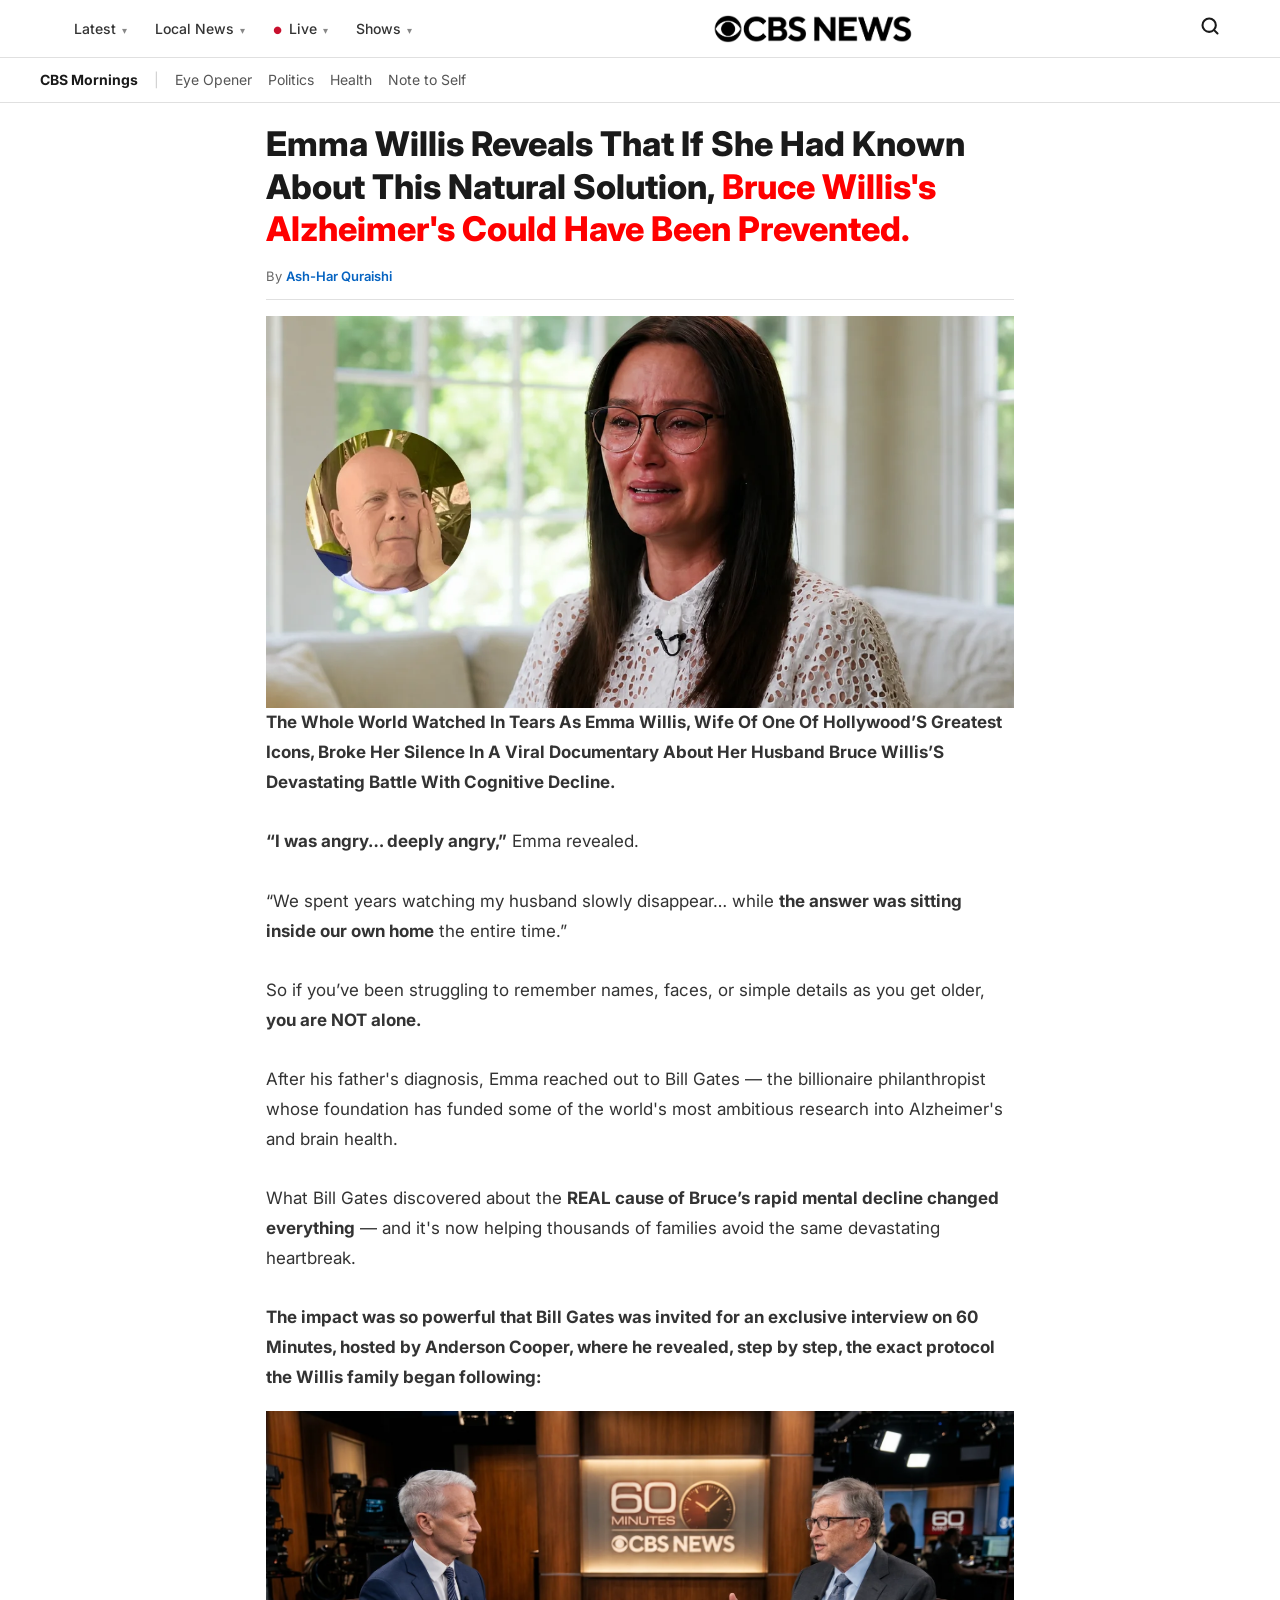
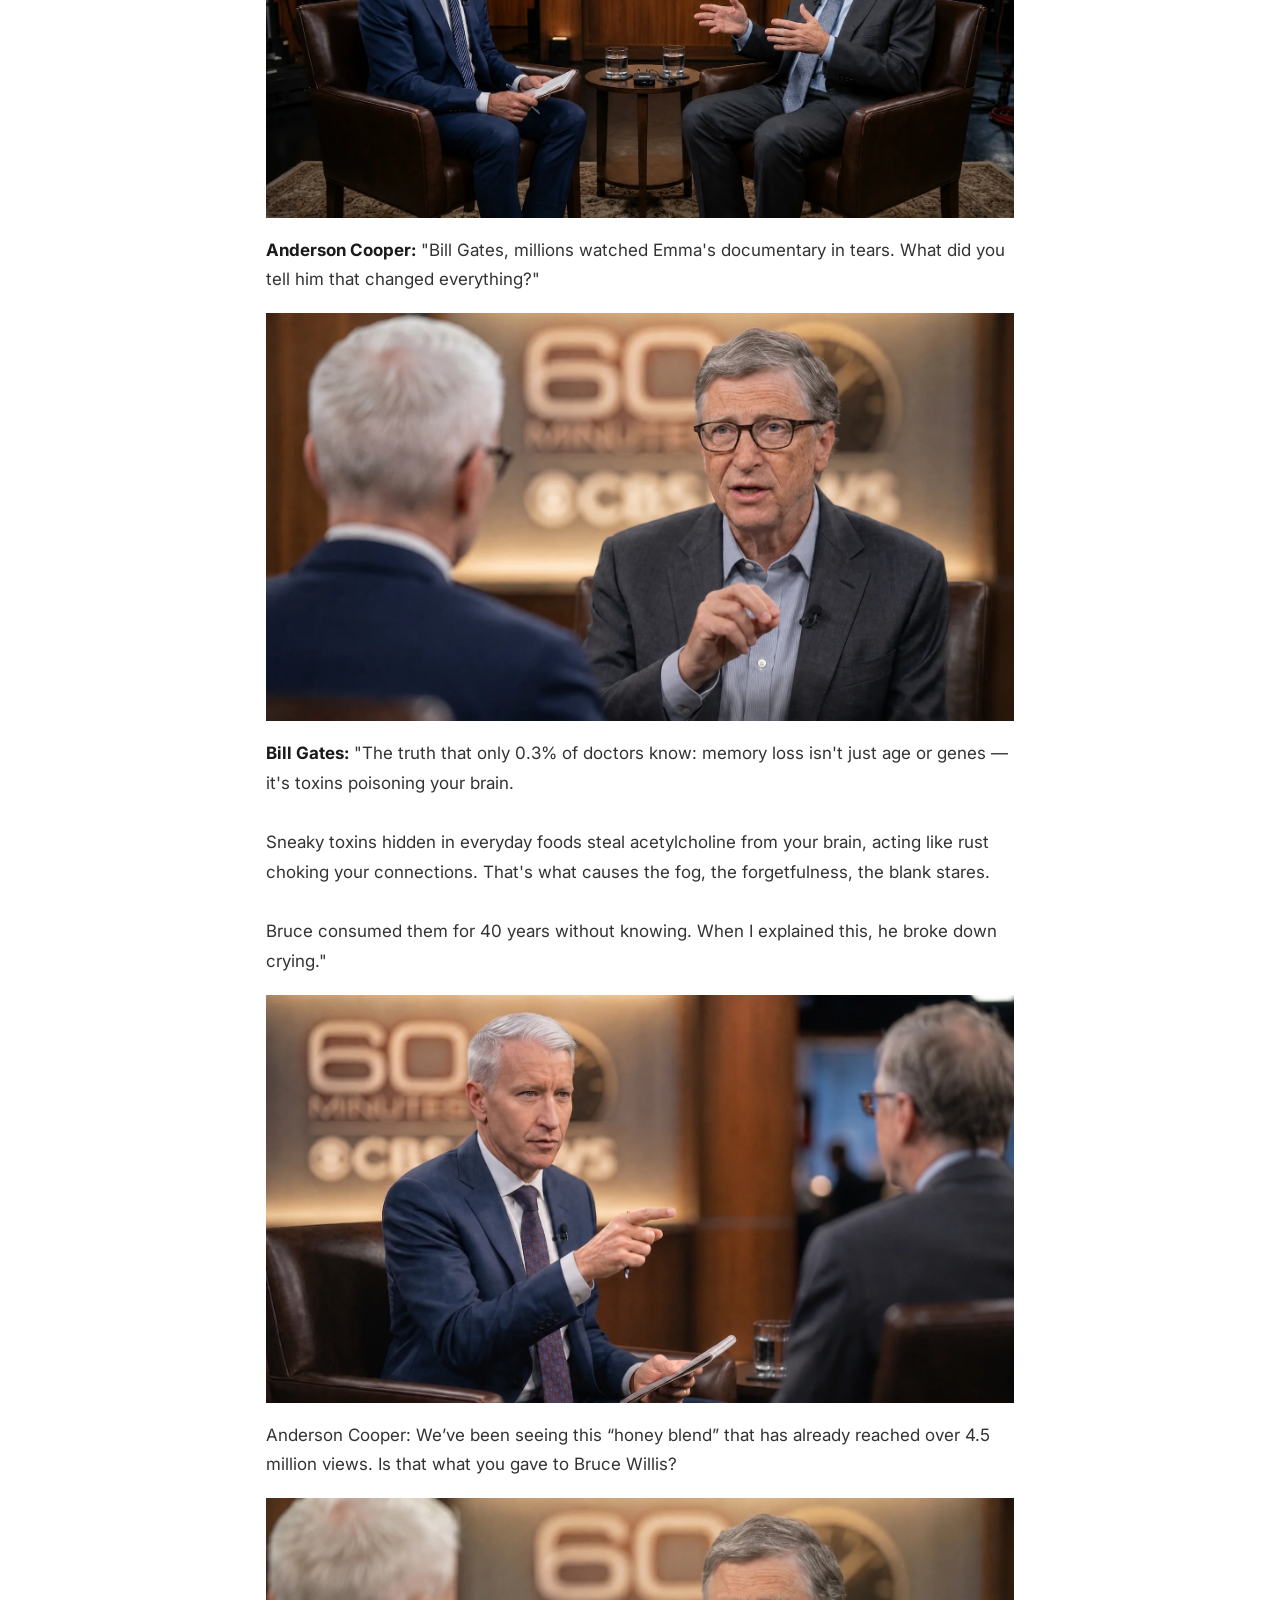
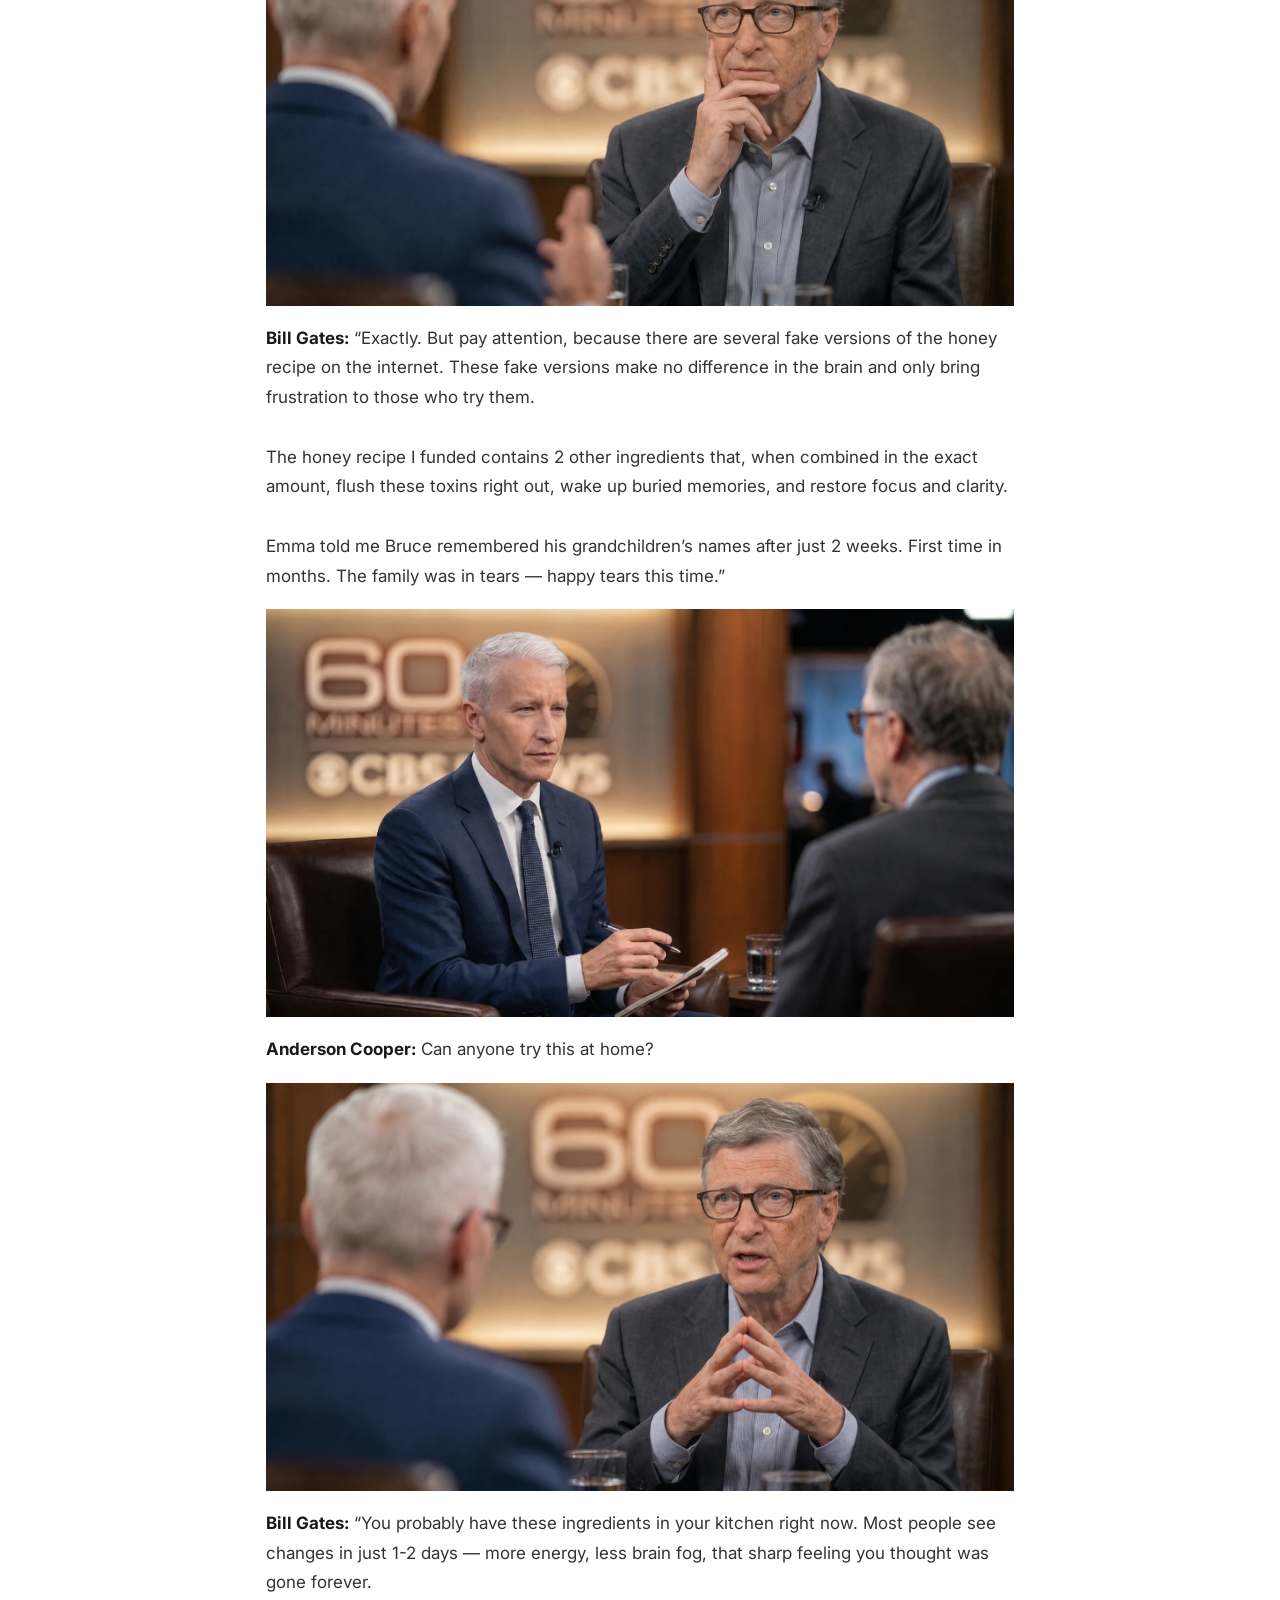
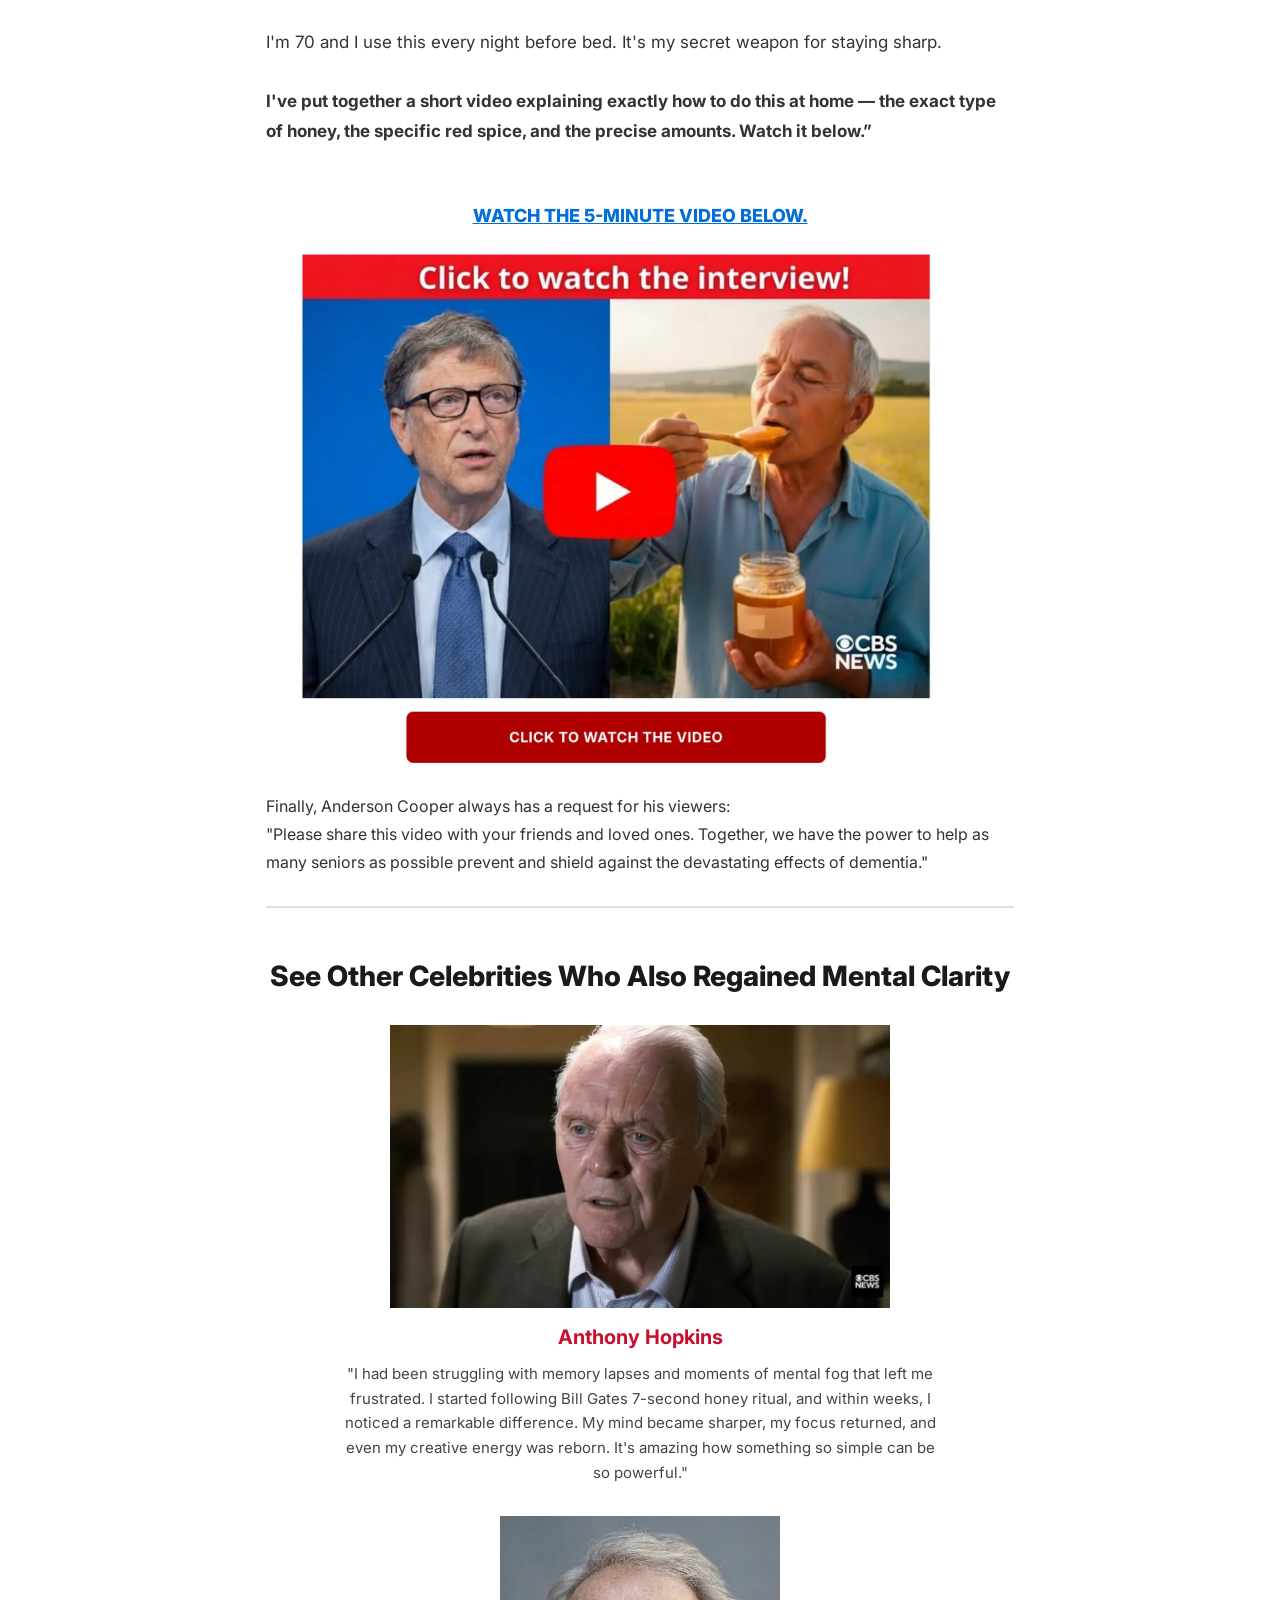
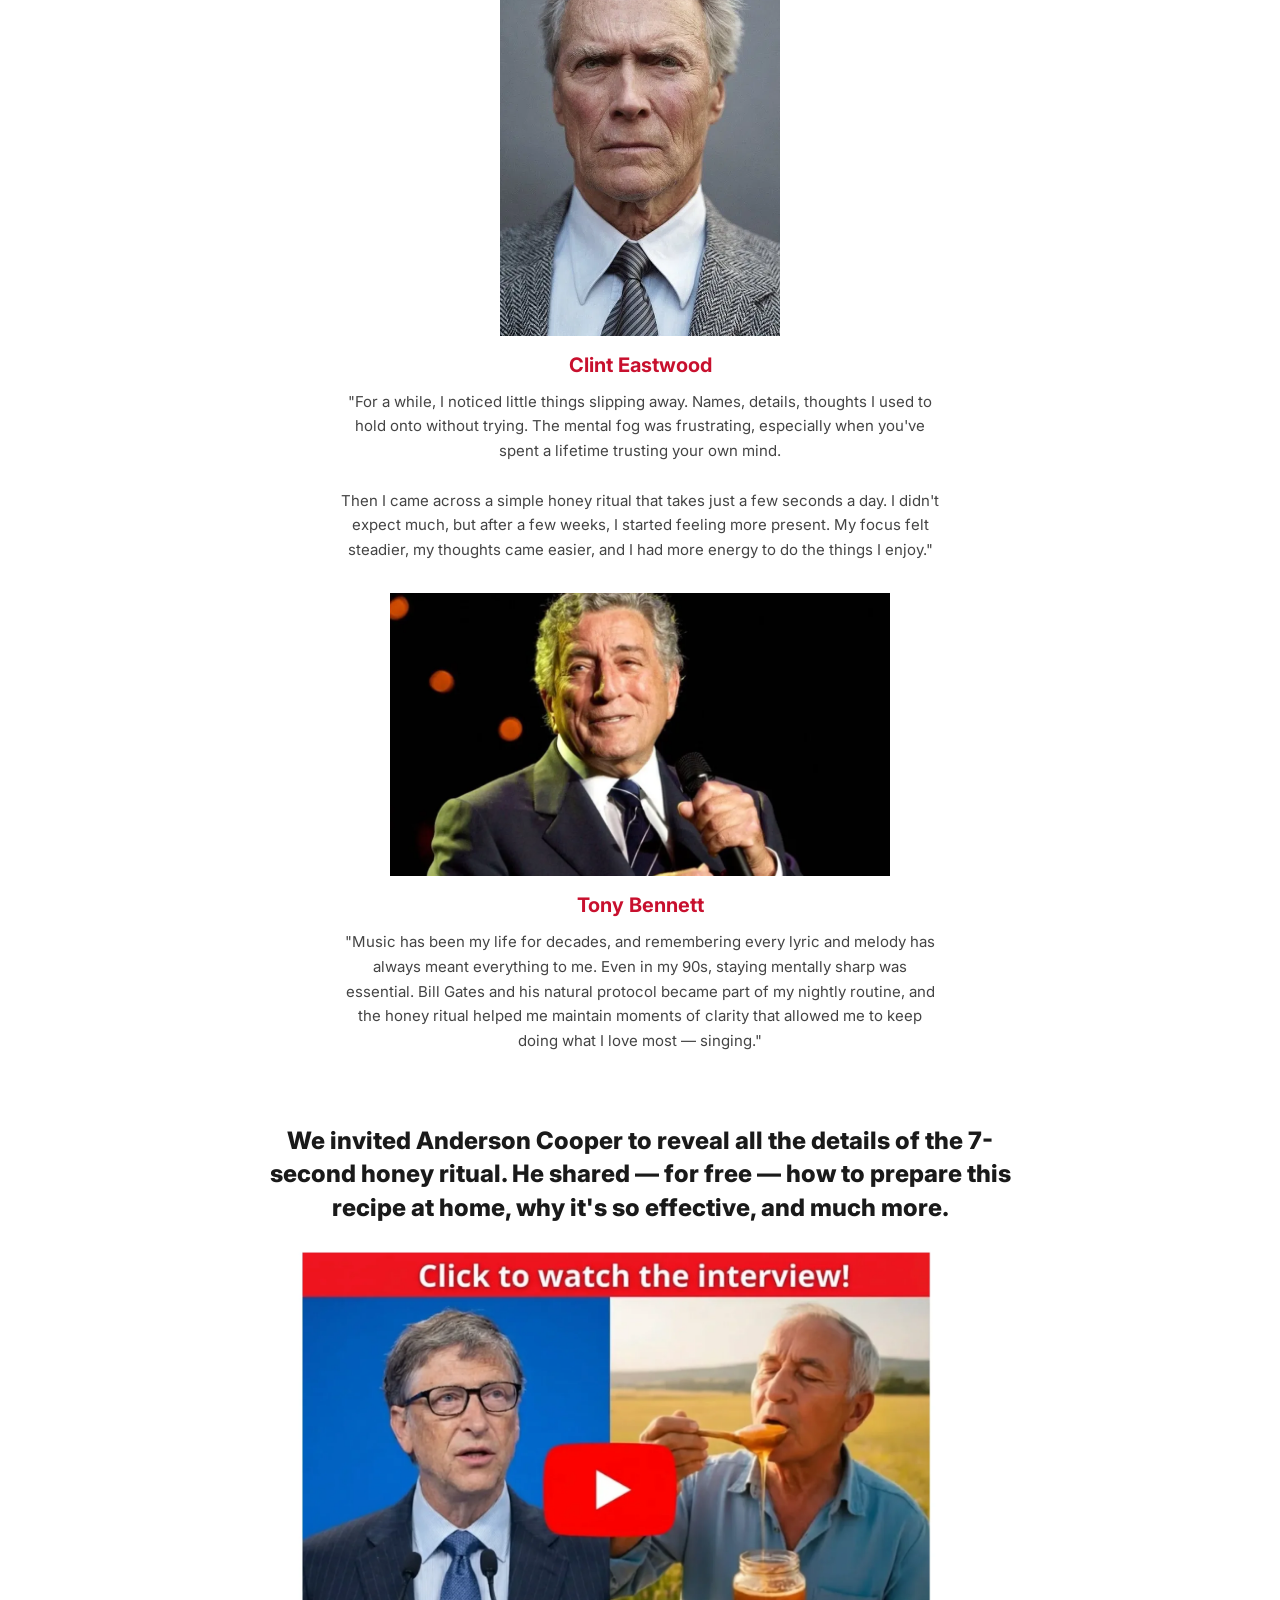
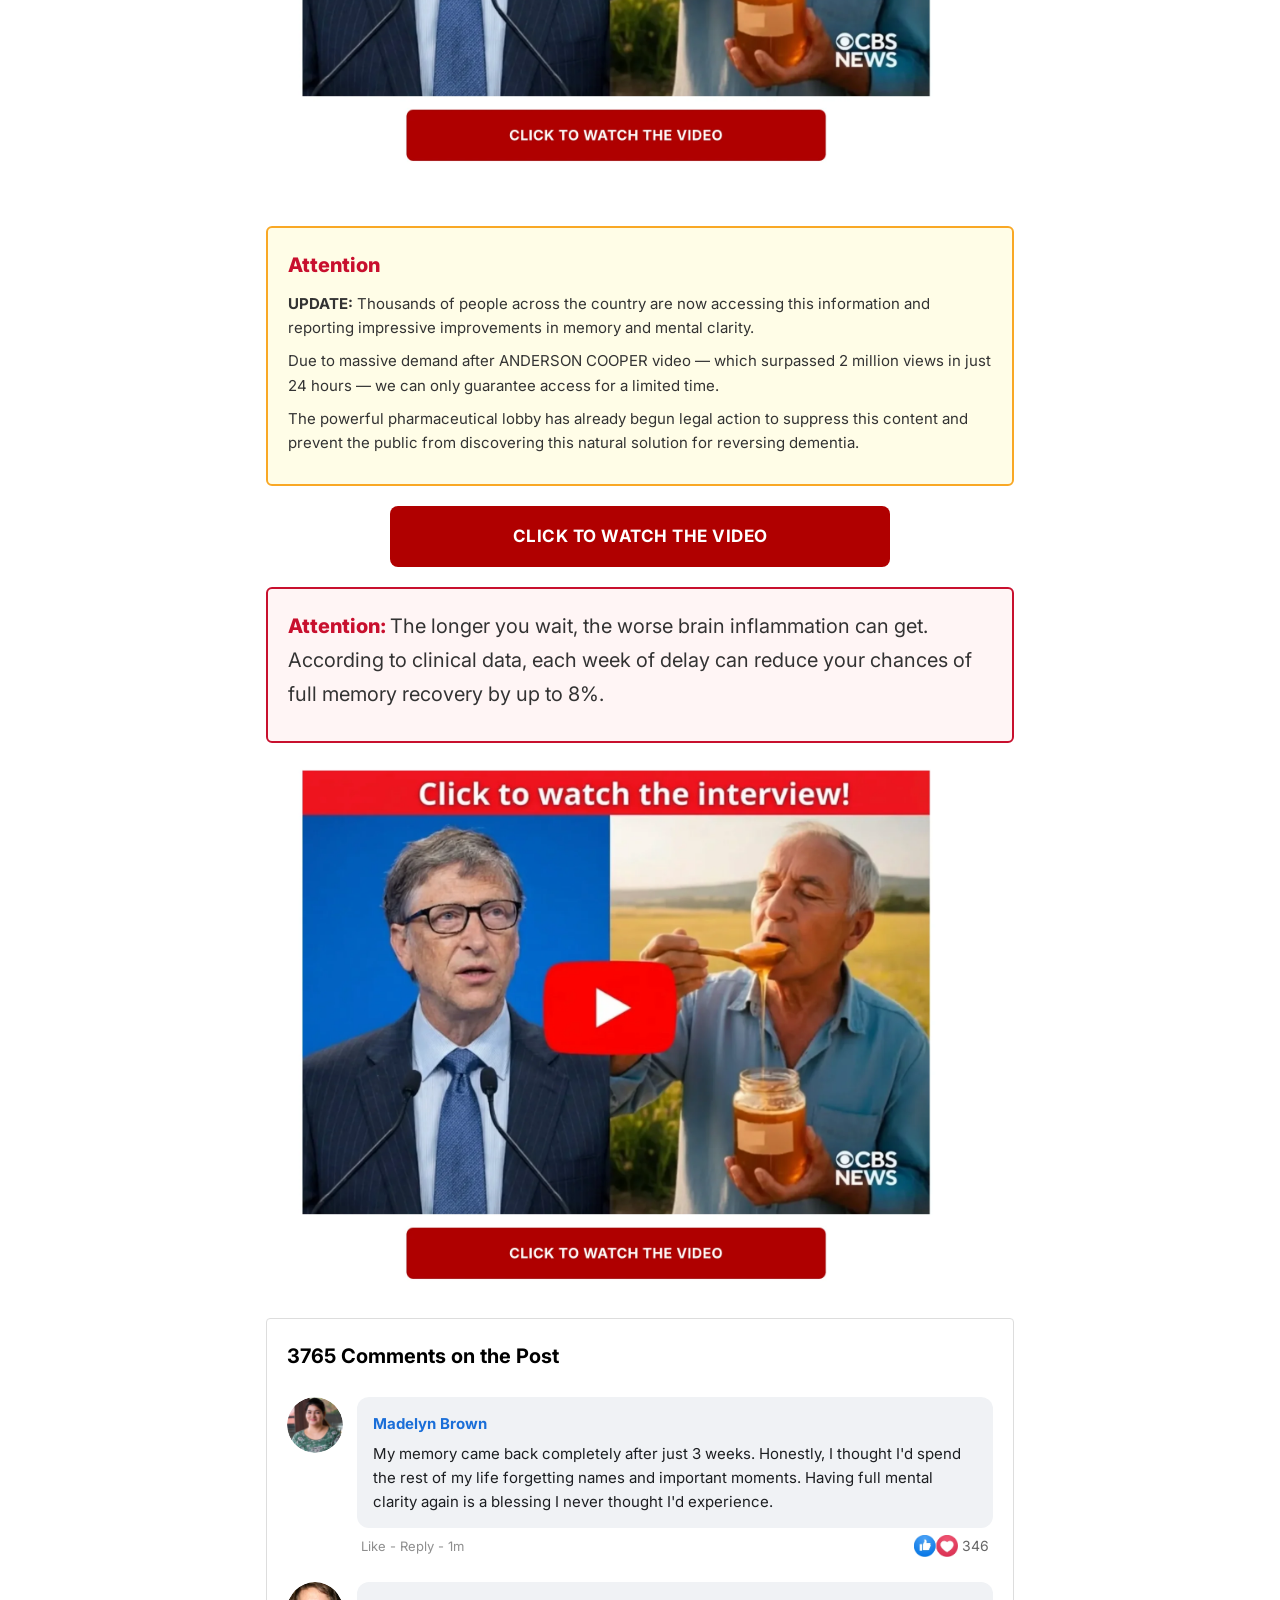
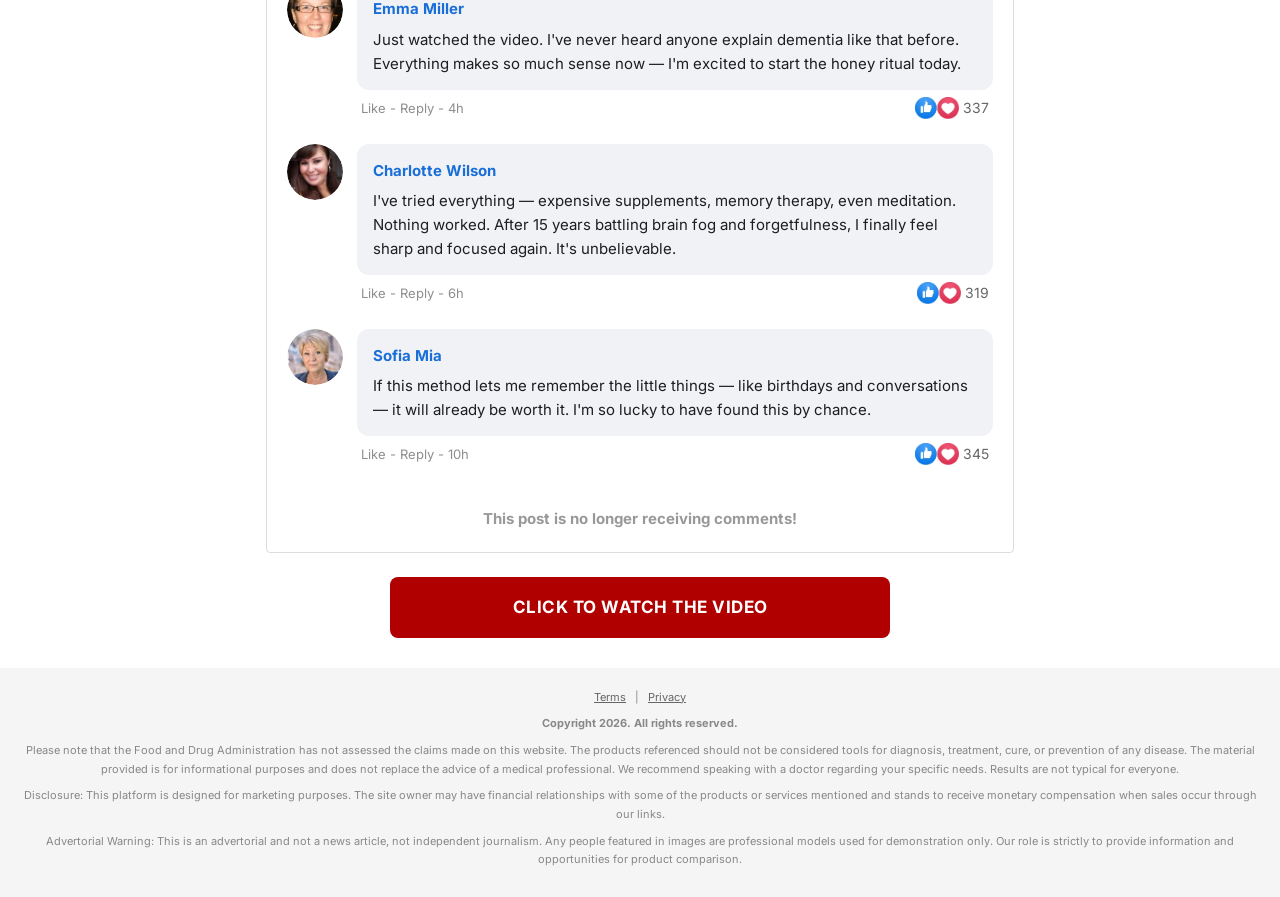
<file: prelick/index.html>
<!DOCTYPE html><html lang="en"><head>
      
         <meta charset="UTF-8">
    <meta name="viewport" content="width=device-width, initial-scale=1.0">
    <title>Emma Willis Reveals That If She Had Known About This Natural Solution, Bruce
        Willis's Alzheimer's Could Have
        Been Prevented.</title>
    <link rel="icon" href="./assets/img/cbs-news-black-logo.webp" type="image/webp">
    <link href="https://fonts.googleapis.com/css2?family=Inter:wght@400;500;600;700;800;900&display=swap" rel="stylesheet">
 
    <!-- Script Redtrack -->
 
    <!-- End Script Redtrack -->
    <style>
        * {
            margin: 0;
            padding: 0;
            box-sizing: border-box;
        }

        body {
            font-family: 'Inter', -apple-system, BlinkMacSystemFont, 'Segoe UI', Roboto, sans-serif;
            color: #1a1a1a;
            background: #fff;
            line-height: 1.7;
            -webkit-font-smoothing: antialiased;
        }

        a {
            color: inherit;
            text-decoration: none;
        }

        /* ===== HEADER ===== */
        .header-wrapper {
            background: #fff;
            position: sticky;
            top: 0;
            z-index: 1000;
        }

        /* Top nav row (desktop only) */
        .top-nav {
            display: none;
            border-bottom: 1px solid #e0e0e0;
        }

        .top-nav-inner {
            max-width: 1200px;
            margin: 0 auto;
            display: flex;
            align-items: center;
            justify-content: space-between;
            padding: 10px 20px;
        }

        .top-nav-left {
            display: flex;
            align-items: center;
            gap: 0;
        }

        .top-nav-left a {
            font-size: 14px;
            font-weight: 500;
            color: #333;
            padding: 4px 14px;
            white-space: nowrap;
            text-decoration: none;
        }

        .top-nav-left a:hover {
            color: #000;
        }

        .top-nav-left .live-dot {
            color: #c8102e;
            margin-right: 3px;
            font-size: 10px;
        }

        .top-nav-left .arrow {
            font-size: 10px;
            margin-left: 2px;
            color: #888;
        }

        .top-nav-logo {
            display: flex;
            align-items: center;
        }

        .top-nav-logo img {
            height: 28px;
        }

        .top-nav-right {
            display: flex;
            align-items: center;
        }

        .search-icon {
            font-size: 22px;
            color: #1a1a1a;
            cursor: pointer;
            font-weight: 300;
        }

        /* Sub nav row (both mobile and desktop) */
        .sub-nav {
            border-bottom: 1px solid #e0e0e0;
            padding: 0 16px;
        }

        .sub-nav-inner {
            max-width: 1200px;
            margin: 0 auto;
            display: flex;
            align-items: center;
            gap: 0;
            padding: 10px 0;
            font-size: 14px;
            overflow-x: auto;
            white-space: nowrap;
        }

        .sub-nav-inner a {
            color: #555;
            font-weight: 400;
            padding: 0 16px 0 0;
            text-decoration: none;
            white-space: nowrap;
        }

        .sub-nav-inner a:first-child {
            font-weight: 700;
            color: #1a1a1a;
        }

        .sub-nav-inner .sep {
            color: #ccc;
            margin-right: 16px;
        }

        .sub-nav-inner a:hover {
            color: #000;
        }

        /* Mobile top bar */
        .mobile-top {
            display: flex;
            align-items: center;
            justify-content: space-between;
            padding: 10px 16px;
            border-bottom: 1px solid #e0e0e0;
        }

        .mobile-top .menu-icon {
            font-size: 22px;
            color: #333;
            cursor: pointer;
            display: flex;
            align-items: center;
        }

        .mobile-top .logo-center {
            display: flex;
            align-items: center;
        }

        .mobile-top .logo-center img {
            height: 22px;
        }

        .mobile-top .search-icon-m {
            font-size: 20px;
            color: #333;
            cursor: pointer;
        }

        /* ===== ARTICLE CONTAINER ===== */
        .article-container {
            max-width: 780px;
            margin: 0 auto;
            padding: 0 16px;
        }

        /* ===== ARTICLE HEADER ===== */
        .article-header {
            padding: 20px 0 16px;
        }

        .article-header h1 {
            font-size: 26px;
            font-weight: 800;
            line-height: 1.25;
            color: #1a1a1a;
            margin-bottom: 14px;
        }

        .byline {
            font-size: 13px;
            color: #666;
            padding-bottom: 12px;
            border-bottom: 1px solid #e0e0e0;
        }

        .byline strong {
            color: #0563c1;
            font-weight: 600;
        }

        /* ===== ARTICLE BODY ===== */
        .article-body {
            padding: 0 0 10px;
        }

        .article-body p {
            font-size: 16px;
            line-height: 1.75;
            margin-bottom: 16px;
            color: #333;
        }

        .article-body img {
            width: 100%;
            height: auto;
            display: block;
            margin: 18px 0;
            cursor: pointer;
        }

        .bold-heading {
            font-weight: 800;
            font-size: 22px;
            color: #e50026;
            margin: 20px 0 10px;
        }

        /* ===== INTERVIEW / DIALOG ===== */
        .dialog-block {
            margin: 14px 0;
        }

        .dialog-block p {
            font-size: 16px;
            line-height: 1.75;
            margin-bottom: 14px;
            color: #333;
        }

        .speaker {
            font-weight: 700;
            color: #1a1a1a;
        }

        /* ===== VIDEO SECTION ===== */
        .video-heading {
            text-align: center;
            font-size: 18px;
            font-weight: 800;
            color: #c8102e;
            margin: 30px 0 16px;
            text-transform: uppercase;
        }

        .video-label {
            text-align: center;
            font-size: 16px;
            font-weight: 600;
            color: #1a1a1a;
            margin-bottom: 10px;
        }

        .video-thumbnail {
            position: relative;
            width: 100%;
            margin: 0 auto 16px;
            cursor: pointer;
            display: block;
        }

        .video-thumbnail img {
            width: 100%;
            display: block;
        }

        /* ===== CTA BUTTON ===== */
        .cta-btn {
            display: block;
            width: 100%;
            max-width: 500px;
            margin: 16px auto;
            padding: 16px 24px;
            background: #b00000;
            color: #fff;
            text-align: center;
            font-size: 17px;
            font-weight: 700;
            border: none;
            border-radius: 8px;
            cursor: pointer;
            text-decoration: none;
            text-transform: uppercase;
            letter-spacing: 0.5px;
            transition: background 0.3s;
        }

        .cta-btn:hover {
            background: #6d1420;
        }

        /* ===== SHARE TEXT ===== */
        .share-text {
            text-align: left;
            font-size: 16px;
            color: #333;
            margin: 20px 0;
            line-height: 1.75;
            font-style: normal;
        }

        /* ===== DIVIDER ===== */
        .divider {
            border: none;
            border-top: 2px solid #e0e0e0;
            margin: 30px 0;
        }

        /* ===== CELEBRITIES SECTION ===== */
        .celebrities-section {
            text-align: center;
            padding: 20px 0;
        }

        .celebrities-section h2 {
            font-size: 24px;
            font-weight: 800;
            color: #1a1a1a;
            margin-bottom: 30px;
            line-height: 1.3;
        }

        .celeb-card {
            margin-bottom: 30px;
            text-align: center;
            padding: 0 10px;
        }

        .celeb-card h3 {
            font-size: 20px;
            font-weight: 700;
            color: #c8102e;
            margin-bottom: 8px;
        }

        .celeb-card .celeb-quote {
            font-size: 15px;
            color: #444;
            line-height: 1.65;
            max-width: 600px;
            margin: 0 auto 12px;
        }

        .celeb-card img {
            width: 100%;
            max-width: 500px;
            height: auto;
            max-height: 420px;
            object-fit: contain;
            display: block;
            margin: 12px auto;
            cursor: pointer;
        }

        /* ===== CTA SECTION ===== */
        .cta-section {
            text-align: center;
            padding: 20px 0;
        }

        .cta-section h2 {
            font-size: 20px;
            font-weight: 800;
            color: #1a1a1a;
            line-height: 1.4;
            margin-bottom: 20px;
        }

        /* ===== ATTENTION BOX ===== */
        .attention-box {
            background: #fffde7;
            border: 2px solid #f9a825;
            border-radius: 6px;
            padding: 20px;
            margin: 20px 0;
        }

        .attention-box h3 {
            font-size: 20px;
            font-weight: 800;
            color: #c8102e;
            margin-bottom: 10px;
        }

        .attention-box p {
            font-size: 15px;
            color: #333;
            line-height: 1.65;
            margin-bottom: 8px;
        }

        .attention-red {
            background: #fff5f5;
            border-color: #c8102e;
        }

        .attention-red h3 {
            color: #c8102e;
        }

        .attention-red p {
            font-size: 15px;
        }

        .red-bold {
            color: #c8102e;
            font-weight: 700;
        }

        /* ===== COMMENTS SECTION ===== */
        .comments-section {
            background: #fff;
            border: 1px solid #ddd;
            border-radius: 4px;
            padding: 20px;
            margin-top: 30px;
        }

        .comments-header {
            font-size: 20px;
            font-weight: 700;
            font-style: normal;
            color: #000;
            margin-bottom: 24px;
        }

        .comment {
            display: flex;
            gap: 14px;
            margin-bottom: 24px;
            align-items: flex-start;
        }

        .comment-avatar {
            width: 56px;
            height: 56px;
            border-radius: 50%;
            flex-shrink: 0;
            overflow: hidden;
        }

        .comment-avatar img {
            width: 100%;
            height: 100%;
            object-fit: cover;
            border-radius: 50%;
        }

        .comment-content {
            flex: 1;
        }

        .comment-bubble {
            background: #f0f2f5;
            border-radius: 12px;
            padding: 14px 16px;
            margin-bottom: 6px;
        }

        .comment-name {
            font-weight: 700;
            font-size: 15px;
            color: #1a6ed8;
            margin-bottom: 6px;
        }

        .comment-text {
            font-size: 15px;
            color: #1c1e21;
            line-height: 1.6;
        }

        .comment-footer {
            display: flex;
            align-items: center;
            justify-content: space-between;
            padding: 0 4px;
        }

        .comment-meta {
            font-size: 13px;
            color: #8e8e8e;
            display: flex;
            gap: 4px;
            align-items: center;
        }

        .comment-meta span {
            color: #8e8e8e;
        }

        .comment-reactions {
            display: flex;
            align-items: center;
            gap: 4px;
            font-size: 14px;
            color: #666;
        }

        .comment-reactions .reaction-icons {
            display: flex;
            align-items: center;
        }

        .comment-reactions .reaction-icons img {
            width: 44px;
            height: auto;
        }

        .no-more-comments {
            text-align: center;
            font-size: 15px;
            color: #999;
            font-weight: 700;
            padding: 16px 0 0;
            margin-top: 10px;
        }

        /* ===== FOOTER ===== */
        .footer {
            background: #f5f5f5;
            padding: 20px 16px;
            margin-top: 30px;
            text-align: center;
            font-size: 11px;
            color: #888;
            line-height: 1.7;
        }

        .footer a {
            color: #666;
            text-decoration: underline;
            margin: 0 6px;
        }

        .footer p {
            margin-bottom: 8px;
        }


        /* ===== DESKTOP ===== */
        @media (min-width: 768px) {
            .mobile-top {
                display: none;
            }

            .top-nav {
                display: block;
            }

            .article-header h1 {
                font-size: 34px;
            }

            .article-body p {
                font-size: 17px;
            }

            .celebrities-section h2 {
                font-size: 28px;
            }

            .cta-section h2 {
                font-size: 24px;
            }
        }

        @media (max-width: 767px) {
            .top-nav {
                display: none;
            }

            .mobile-top {
                display: flex;
            }

            .video-heading {
                font-size: 22px;
                text-align: left;
                line-height: 1.3;
            }

            .comments-header {
                font-size: 16px;
            }

        }

        /* Click to watch label */
        .click-label {
            display: block;
            text-align: center;
            font-size: 14px;
            font-weight: 600;
            color: #555;
            margin-bottom: 8px;
            font-style: italic;
        }
    </style>
</head>

<body>

    <!-- HEADER -->
    <header class="header-wrapper">
        <!-- Desktop top nav -->
        <div class="top-nav">
            <div class="top-nav-inner">
                <div class="top-nav-left">
                    <a href="javascript:void(0)">Latest <span class="arrow">▾</span></a>
                    <a href="javascript:void(0)">Local News <span class="arrow">▾</span></a>
                    <a href="javascript:void(0)"><span class="live-dot">●</span> Live <span class="arrow">▾</span></a>
                    <a href="javascript:void(0)">Shows <span class="arrow">▾</span></a>
                </div>
                <div class="top-nav-logo">
                    <img src="images/cbs-news-black-logo2.webp" alt="CBS News">
                </div>
                <div class="top-nav-right">
                    <span class="search-icon"><svg width="20" height="20" viewBox="0 0 24 24" fill="none" stroke="#1a1a1a" stroke-width="2.5" stroke-linecap="round" stroke-linejoin="round">
                            <circle cx="11" cy="11" r="8"></circle>
                            <line x1="21" y1="21" x2="16.65" y2="16.65"></line>
                        </svg></span>
                </div>
            </div>
        </div>

        <!-- Mobile top bar -->
        <div class="mobile-top">
            <span class="menu-icon">☷</span>
            <div class="logo-center">
                <img src="images/cbs-news-black-logo2.webp" alt="CBS News">
            </div>
            <span class="search-icon-m"><svg width="18" height="18" viewBox="0 0 24 24" fill="none" stroke="#1a1a1a" stroke-width="2.5" stroke-linecap="round" stroke-linejoin="round">
                    <circle cx="11" cy="11" r="8"></circle>
                    <line x1="21" y1="21" x2="16.65" y2="16.65"></line>
                </svg></span>
        </div>

        <!-- Sub nav (both) -->
        <nav class="sub-nav">
            <div class="sub-nav-inner">
                <a href="javascript:void(0)">CBS Mornings</a>
                <span class="sep">|</span>
                <a href="javascript:void(0)">Eye Opener</a>
                <a href="javascript:void(0)">Politics</a>
                <a href="javascript:void(0)">Health</a>
                <a href="javascript:void(0)">Note to Self</a>
            </div>
        </nav>
    </header>

    <!-- ARTICLE -->
    <article class="article-container">

        <div class="article-header">
            <h1>Emma Willis Reveals That If She Had Known About This Natural Solution, <span style="color:red">Bruce
                    Willis's Alzheimer's Could Have
                    Been Prevented.</span>
            </h1>
            <div class="byline">By <strong>Ash-Har Quraishi</strong></div>
        </div>

        <!-- IMAGE 1 -->
        <a href="https://aaqex.ttrk.io/preclick"><img src="images/ps17-image3.webp" alt="" style="width:100%; display:block;"></a>
        <div class="article-body">
            <p>
                <strong>
                    The Whole World Watched In Tears As Emma Willis, Wife Of One Of Hollywood’S Greatest Icons, Broke
                    Her
                    Silence In A Viral Documentary About Her Husband Bruce Willis’S Devastating Battle With Cognitive
                    Decline.
                </strong>
                <br><br>
                <strong>“I was angry… deeply angry,”</strong> Emma revealed.
                <br><br>
                “We spent years watching my husband slowly disappear… while <strong>the answer was sitting inside our
                    own home</strong>
                the entire time.”
                <br><br>
                So if you’ve been struggling to remember names, faces, or simple details as you get older, <strong>
                    you are NOT
                    alone.
                </strong>
                <br><br>
                After his father's diagnosis, Emma reached out to Bill Gates — the billionaire philanthropist whose
                foundation has funded some of the world's most ambitious research into Alzheimer's and brain health.
                <br><br>
                What Bill Gates discovered about the <strong>REAL cause of Bruce’s rapid mental decline changed
                    everything</strong> — and
                it's now helping thousands of families avoid the same devastating heartbreak.
                <br><br>
                <strong>
                    The impact was so powerful that Bill Gates was invited for an exclusive interview on 60 Minutes, hosted
                    by
                    Anderson Cooper, where he revealed, step by step, the exact protocol the Willis family began following:
                </strong>
            </p>
            <!-- IMAGE 2 -->
            <a href="https://aaqex.ttrk.io/preclick"><img src="images/ps17-image2.webp" alt=""></a>

            <div class="dialog-block">
                <p><span class="speaker">Anderson Cooper:</span> "Bill Gates, millions watched Emma's documentary in
                    tears. What did you tell him that changed
                    everything?"
                </p>
            </div>

            <!-- IMAGE 3 -->
            <a href="https://aaqex.ttrk.io/preclick"><img src="images/ps17-image8.webp" alt=""></a>

            <div class="dialog-block">
                <p><span class="speaker">Bill Gates:</span>
                    "The truth that only 0.3% of doctors know: memory loss isn't just age or genes — it's
                    toxins poisoning your brain.
                    <br><br>
                    Sneaky toxins hidden in everyday foods steal acetylcholine from your brain, acting like rust choking
                    your connections. That's what causes the fog, the forgetfulness, the blank stares.
                    <br><br>
                    Bruce consumed them for 40 years without knowing. When I explained this, he broke down crying."
                </p>
            </div>

            <!-- IMAGE 4 -->
            <a href="https://aaqex.ttrk.io/preclick"><img src="images/ps17-image4.webp" alt=""></a>

            <div class="”dialog-block”">
                <p><span class="”speaker”">Anderson Cooper:</span> We’ve been seeing this “honey blend” that has already
                    reached over 4.5 million views. Is that what you gave to Bruce Willis?</p>
            </div>

            <!-- IMAGE 5 -->
            <a href="https://aaqex.ttrk.io/preclick"><img src="images/ps17-image1.webp" alt=""></a>

            <div class="dialog-block">
                <p><span class="speaker">Bill Gates:</span> “Exactly. But pay attention, because there are several fake
                    versions of the honey recipe on the internet. These fake versions make no difference in the brain
                    and only bring frustration to those who try them.
                    <br><br>
                    The honey recipe I funded contains 2 other ingredients that, when combined in the exact amount,
                    flush these toxins right out, wake up buried memories, and restore focus and clarity.
                    <br><br>
                    Emma told me Bruce remembered his grandchildren’s names after just 2 weeks. First time in months.
                    The family was in tears — happy tears this time.”
                </p>
            </div>

            <!-- IMAGE 6 -->
            <a href="https://aaqex.ttrk.io/preclick"><img src="images/ps17-image6.webp" alt=""></a>

            <div class="dialog-block">
                <p><span class="speaker">Anderson Cooper:</span> Can anyone try this at home?</p>
            </div>

            <!-- IMAGE 7 -->
            <a href="https://aaqex.ttrk.io/preclick"><img src="images/ps17-image7.webp" alt=""></a>

            <div class="dialog-block">
                <p><span class="speaker">Bill Gates:</span> “You probably have these ingredients in your kitchen right
                    now. Most people see changes in just 1-2 days — more energy, less brain fog, that sharp feeling you
                    thought was gone forever.
                    <br><br>
                    I'm 70 and I use this every night before bed. It's my secret weapon for staying sharp.
                    <br><br>
                    <strong>
                        I've put together a short video explaining exactly how to do this at home — the exact type of
                        honey,
                        the specific red spice, and the precise amounts. Watch it below.”
                    </strong>
                </p>
            </div>
        </div>
        <!-- ===== WATCH VIDEO SECTION ===== -->
        <div style="text-align: left; margin: 30px 0 10px;">
            <a href="https://aaqex.ttrk.io/preclick" class="video-heading" style="display:block; color:#026eda; text-decoration:underline;">WATCH THE 5-MINUTE VIDEO BELOW.</a>
        </div>

        <a href="https://aaqex.ttrk.io/preclick" class="video-thumbnail">
            <img src="images/ps17-image5.webp" alt="Watch the interview">
        </a>

        <div class="share-text">
            <p>Finally, Anderson Cooper always has a request for his viewers:</p>
            <p>"Please share this video with your friends and loved ones. Together, we have the power to help as many
                seniors as possible prevent and shield against the devastating effects of dementia."</p>
        </div>
        <hr class="divider">
        <!-- ===== CELEBRITIES SECTION ===== -->
        <div class="celebrities-section">
            <h2>See Other Celebrities Who Also Regained Mental Clarity</h2>

            <!-- Anthony Hopkins -->
            <div class="celeb-card">
                <a href="https://aaqex.ttrk.io/preclick"><img src="images/img7-ps3-OM1.webp" alt="Anthony Hopkins"></a>
                <h3>Anthony Hopkins</h3>
                <p class="celeb-quote">"I had been struggling with memory lapses and moments of mental fog that left me
                    frustrated. I started following Bill Gates 7-second honey ritual, and within weeks, I noticed a
                    remarkable difference. My mind became sharper, my focus returned, and even my creative energy was
                    reborn. It's amazing how something so simple can be so powerful."</p>
            </div>

            <!-- Clint Eastwood -->
            <div class="celeb-card">
                <a href="https://aaqex.ttrk.io/preclick"><img src="images/img8-ps3-OM1.webp" alt="Clint Eastwood"></a>
                <h3>Clint Eastwood</h3>
                <p class="celeb-quote">"For a while, I noticed little things slipping away. Names, details, thoughts I used to hold onto without trying. The mental fog was frustrating, especially when you've spent a lifetime trusting your own mind.
                <br><br>
                Then I came across a simple honey ritual that takes just a few seconds a day. I didn't expect much, but after a few weeks, I started feeling more present. My focus felt steadier, my thoughts came easier, and I had more energy to do the things I enjoy."</p>
            </div>

            <!-- Tony Bennett -->
            <div class="celeb-card">
                <a href="https://aaqex.ttrk.io/preclick"><img src="images/img9-ps3-OM1.webp" alt="Tony Bennett"></a>
                <h3>Tony Bennett</h3>
                <p class="celeb-quote">"Music has been my life for decades, and remembering every lyric and melody has
                    always meant everything to me. Even in my 90s, staying mentally sharp was essential. Bill Gates and
                    his natural protocol became part of my nightly routine, and the honey ritual helped me maintain
                    moments of clarity that allowed me to keep doing what I love most — singing."</p>
            </div>
        </div>

        <!-- ===== CTA SECTION ===== -->
        <div class="cta-section">
            <h2>We invited Anderson Cooper to reveal all the details of the 7-second honey ritual. He shared — for free
                — how to prepare this recipe at home, why it's so effective, and much more.</h2>

            <a href="https://aaqex.ttrk.io/preclick" class="video-thumbnail">
                <img src="images/ps17-image5.webp" alt="Watch the interview">
            </a>
        </div>

        <!-- ===== ATTENTION BOXES ===== -->
        <div class="attention-box">
            <h3>Attention</h3>
            <p><strong>UPDATE:</strong> Thousands of people across the country are now accessing this information and
                reporting impressive improvements in memory and mental clarity.</p>
            <p>Due to massive demand after ANDERSON COOPER video — which surpassed 2 million views in just 24 hours —
                we can only guarantee access for a limited time.</p>
            <p>The powerful pharmaceutical lobby has already begun legal action to suppress this content and prevent the
                public from discovering this natural solution for reversing dementia.</p>
        </div>
        <a href="https://aaqex.ttrk.io/preclick" class="cta-btn">CLICK TO WATCH THE VIDEO</a>
        <div class="attention-box attention-red">
            <h3>Attention: <span style="font-weight:400; color:#333;">The longer you wait, the worse brain inflammation
                    can get. According to clinical data, each week of delay can reduce your chances of full memory
                    recovery by up to 8%.</span></h3>
        </div>

        <a href="https://aaqex.ttrk.io/preclick" class="video-thumbnail">
            <img src="images/ps17-image5.webp" alt="Watch the interview">
        </a>

        <!-- ===== COMMENTS SECTION ===== -->
        <div class="comments-section">
            <p class="comments-header">3765 Comments on the Post</p>

            <!-- Comment 1 -->
            <div class="comment">
                <div class="comment-avatar">
                    <img src="images/fmGMiB1804755-2.webp" alt="Madelyn Brown">
                </div>
                <div class="comment-content">
                    <div class="comment-bubble">
                        <p class="comment-name">Madelyn Brown</p>
                        <p class="comment-text">My memory came back completely after just 3 weeks. Honestly, I thought
                            I'd spend the rest of my life forgetting names and important moments. Having full mental
                            clarity again is a blessing I never thought I'd experience.</p>
                    </div>
                    <div class="comment-footer">
                        <div class="comment-meta">
                            <span>Like</span> - <span>Reply</span> - <span>1m</span>
                        </div>
                        <div class="comment-reactions">
                            <div class="reaction-icons">
                                <img src="images/%40fbreaction-1-1.webp" alt="reactions">
                            </div>
                            <span>346</span>
                        </div>
                    </div>
                </div>
            </div>

            <!-- Comment 2 -->
            <div class="comment">
                <div class="comment-avatar">
                    <img src="images/dutxdr8936262-2.webp" alt="Emma Miller">
                </div>
                <div class="comment-content">
                    <div class="comment-bubble">
                        <p class="comment-name">Emma Miller</p>
                        <p class="comment-text">Just watched the video. I've never heard anyone explain dementia like
                            that before. Everything makes so much sense now — I'm excited to start the honey ritual
                            today.</p>
                    </div>
                    <div class="comment-footer">
                        <div class="comment-meta">
                            <span>Like</span> - <span>Reply</span> - <span>4h</span>
                        </div>
                        <div class="comment-reactions">
                            <div class="reaction-icons">
                                <img src="images/%40fbreaction-1-1.webp" alt="reactions">
                            </div>
                            <span>337</span>
                        </div>
                    </div>
                </div>
            </div>

            <!-- Comment 3 -->
            <div class="comment">
                <div class="comment-avatar">
                    <img src="images/sLiQhb8911209-1-1024x1024.webp" alt="Charlotte Wilson">
                </div>
                <div class="comment-content">
                    <div class="comment-bubble">
                        <p class="comment-name">Charlotte Wilson</p>
                        <p class="comment-text">I've tried everything — expensive supplements, memory therapy, even
                            meditation. Nothing worked. After 15 years battling brain fog and forgetfulness, I finally
                            feel sharp and focused again. It's unbelievable.</p>
                    </div>
                    <div class="comment-footer">
                        <div class="comment-meta">
                            <span>Like</span> - <span>Reply</span> - <span>6h</span>
                        </div>
                        <div class="comment-reactions">
                            <div class="reaction-icons">
                                <img src="images/%40fbreaction-1-1.webp" alt="reactions">
                            </div>
                            <span>319</span>
                        </div>
                    </div>
                </div>
            </div>

            <!-- Comment 4 -->
            <div class="comment">
                <div class="comment-avatar">
                    <img src="images/profile2-1-1.webp" alt="Sofia Mia">
                </div>
                <div class="comment-content">
                    <div class="comment-bubble">
                        <p class="comment-name">Sofia Mia</p>
                        <p class="comment-text">If this method lets me remember the little things — like birthdays and
                            conversations — it will already be worth it. I'm so lucky to have found this by chance.</p>
                    </div>
                    <div class="comment-footer">
                        <div class="comment-meta">
                            <span>Like</span> - <span>Reply</span> - <span>10h</span>
                        </div>
                        <div class="comment-reactions">
                            <div class="reaction-icons">
                                <img src="images/%40fbreaction-1-1.webp" alt="reactions">
                            </div>
                            <span>345</span>
                        </div>
                    </div>
                </div>
            </div>
            <p class="no-more-comments">This post is no longer receiving comments!</p>
        </div>
        <a href="https://aaqex.ttrk.io/preclick" class="cta-btn" style="margin: 24px auto 30px;">CLICK TO WATCH
            THE VIDEO</a>
    </article>
    <!-- FOOTER -->
    <footer class="footer">
        <p><a href="./terms.html">Terms</a> | <a href="./privacy.html">Privacy</a></p>
        <p><strong>Copyright 2026. All rights reserved.</strong></p>
        <p>Please note that the Food and Drug Administration has not assessed the claims made on this website. The
            products referenced should not be considered tools for diagnosis, treatment, cure, or prevention of any
            disease. The material provided is for informational purposes and does not replace the advice of a medical
            professional. We recommend speaking with a doctor regarding your specific needs. Results are not typical for
            everyone.</p>
        <p>Disclosure: This platform is designed for marketing purposes. The site owner may have financial relationships
            with some of the products or services mentioned and stands to receive monetary compensation when sales occur
            through our links.</p>
        <p>Advertorial Warning: This is an advertorial and not a news article, not independent journalism. Any people
            featured in images are professional models used for demonstration only. Our role is strictly to provide
            information and opportunities for product comparison.</p>
    </footer>


</body></html>
</file>
